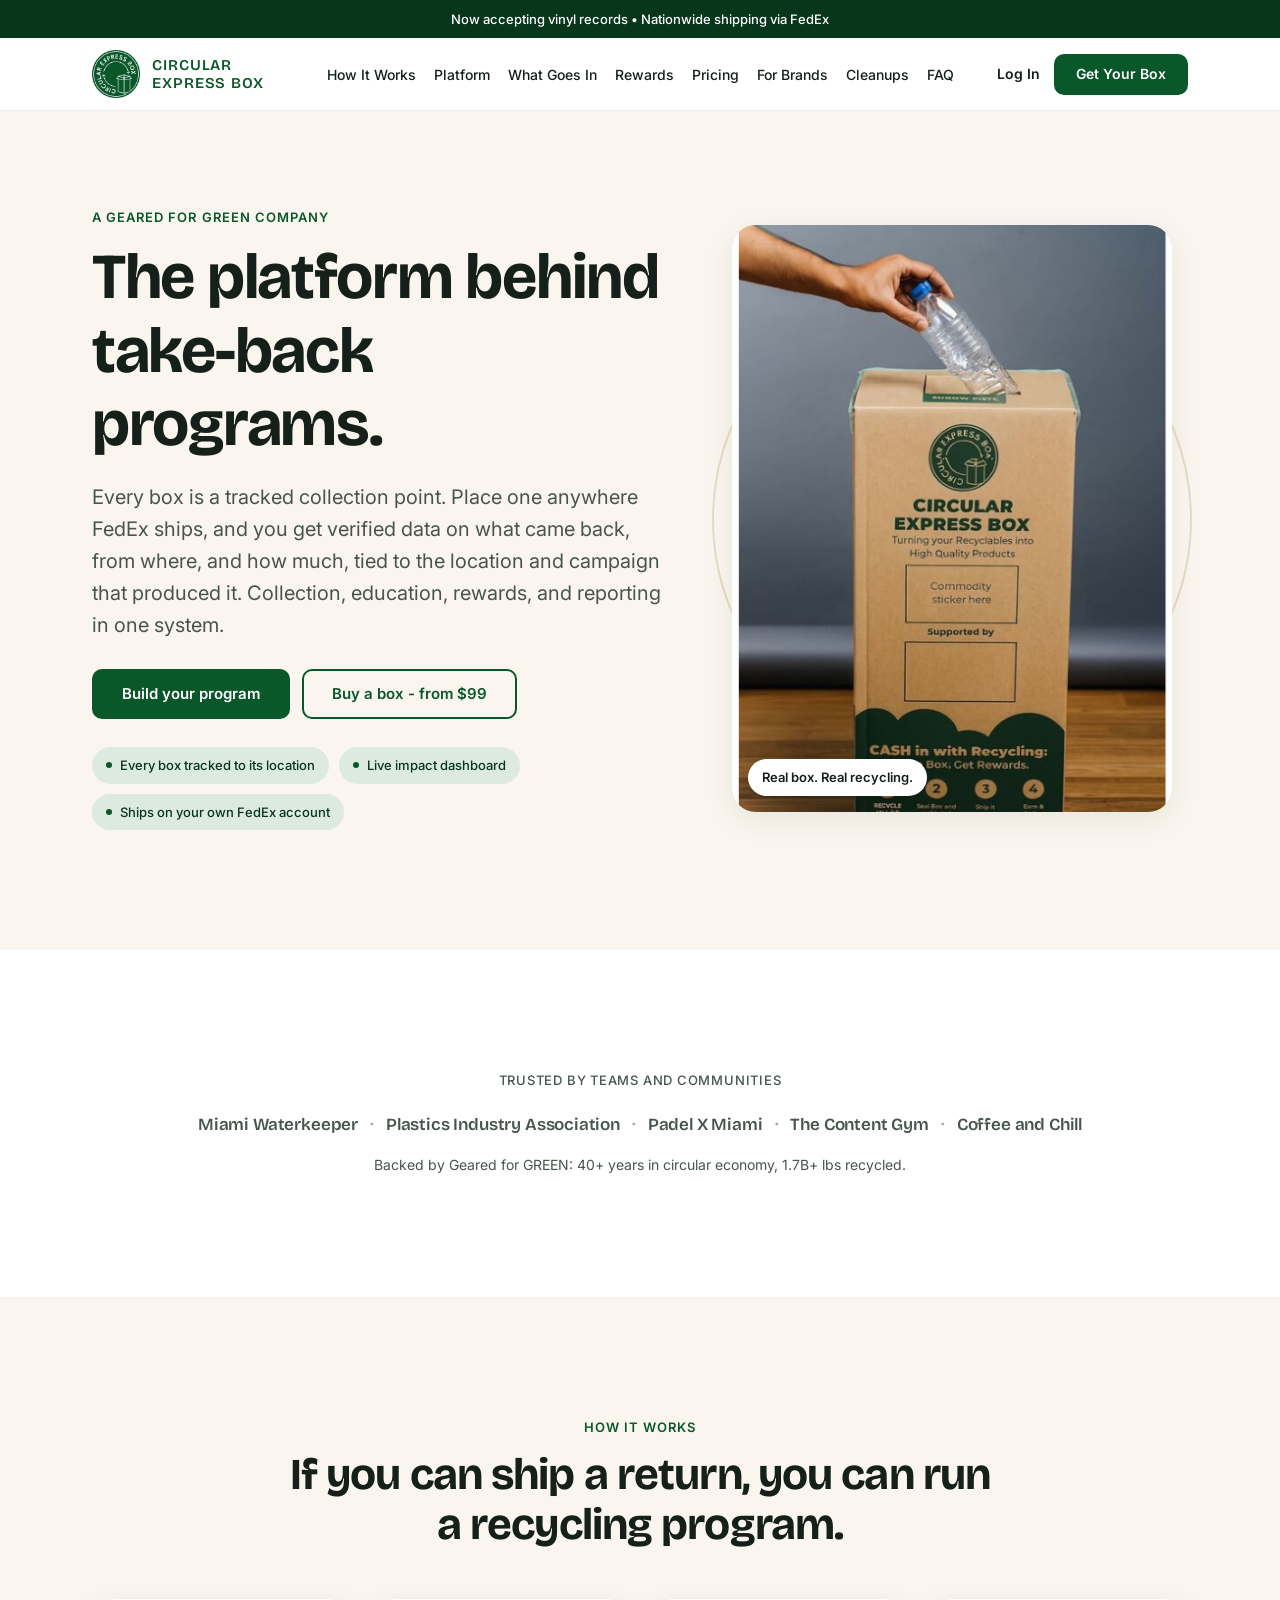
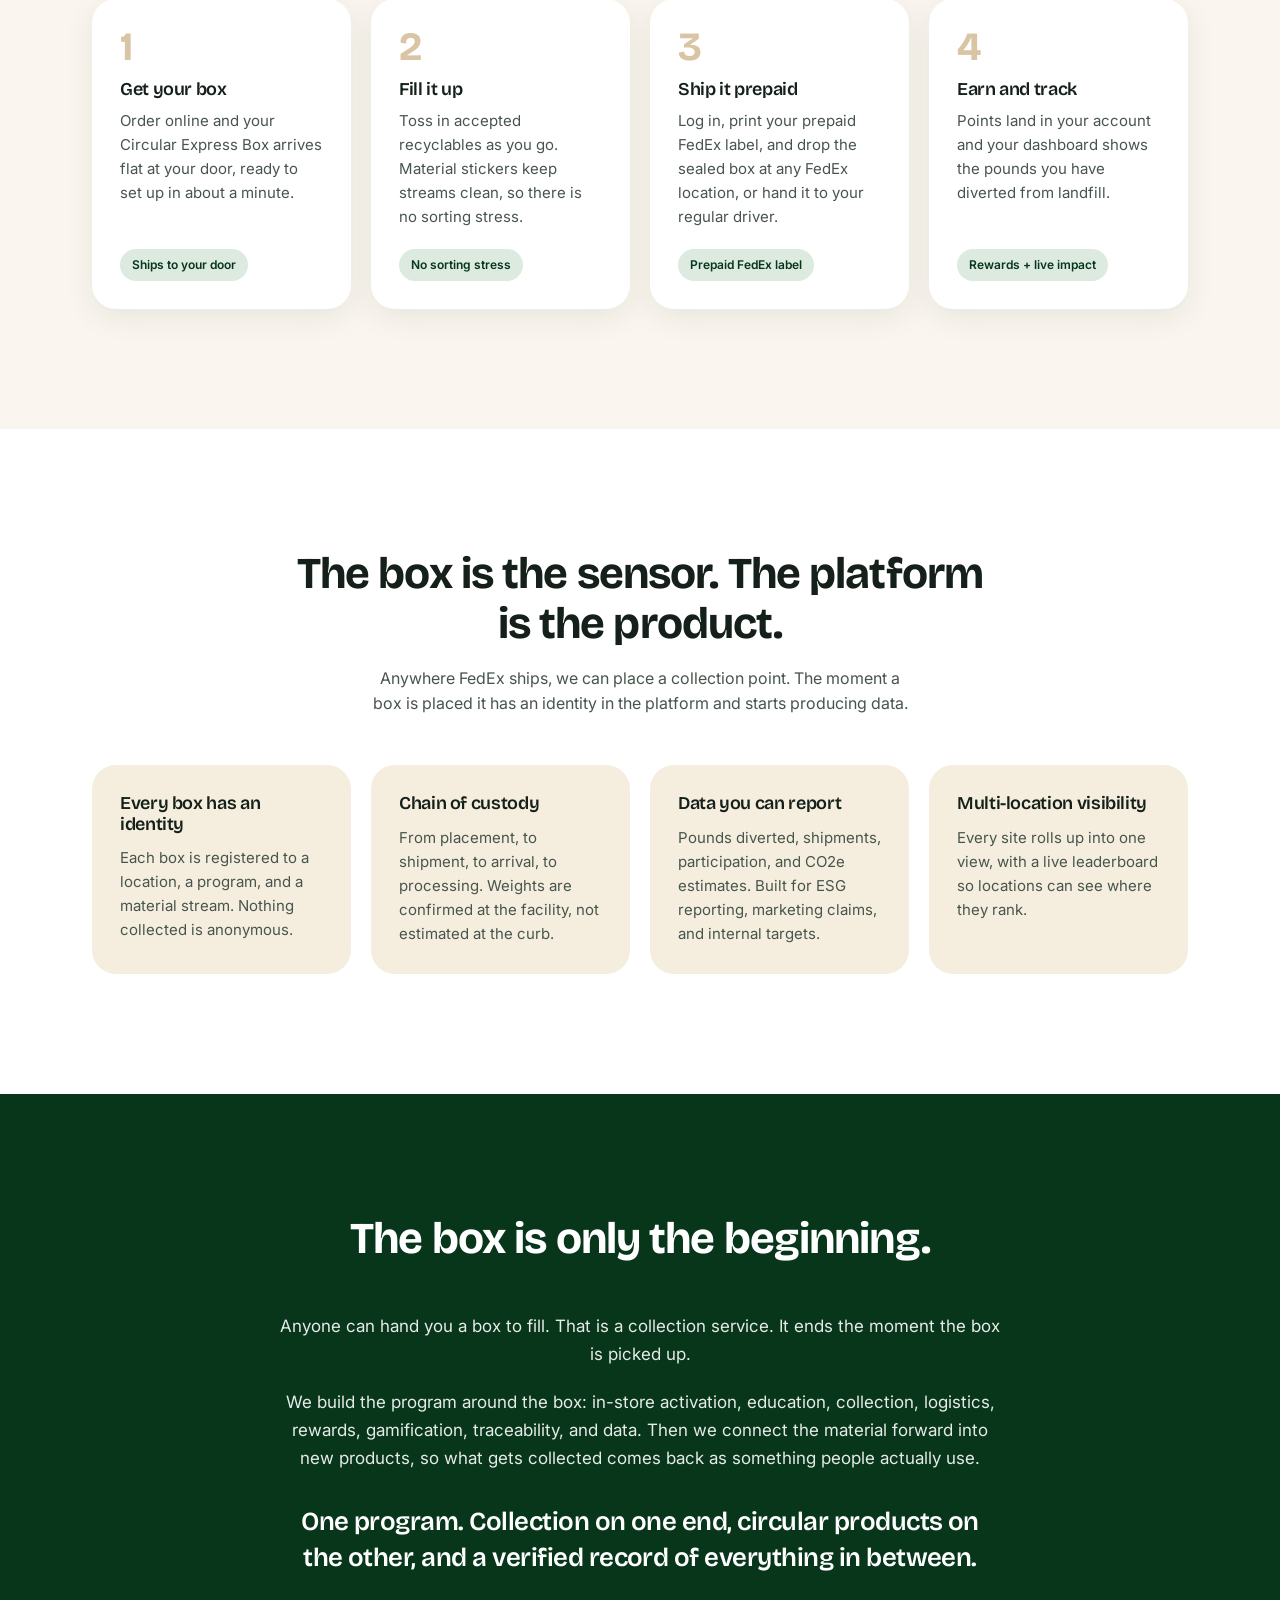
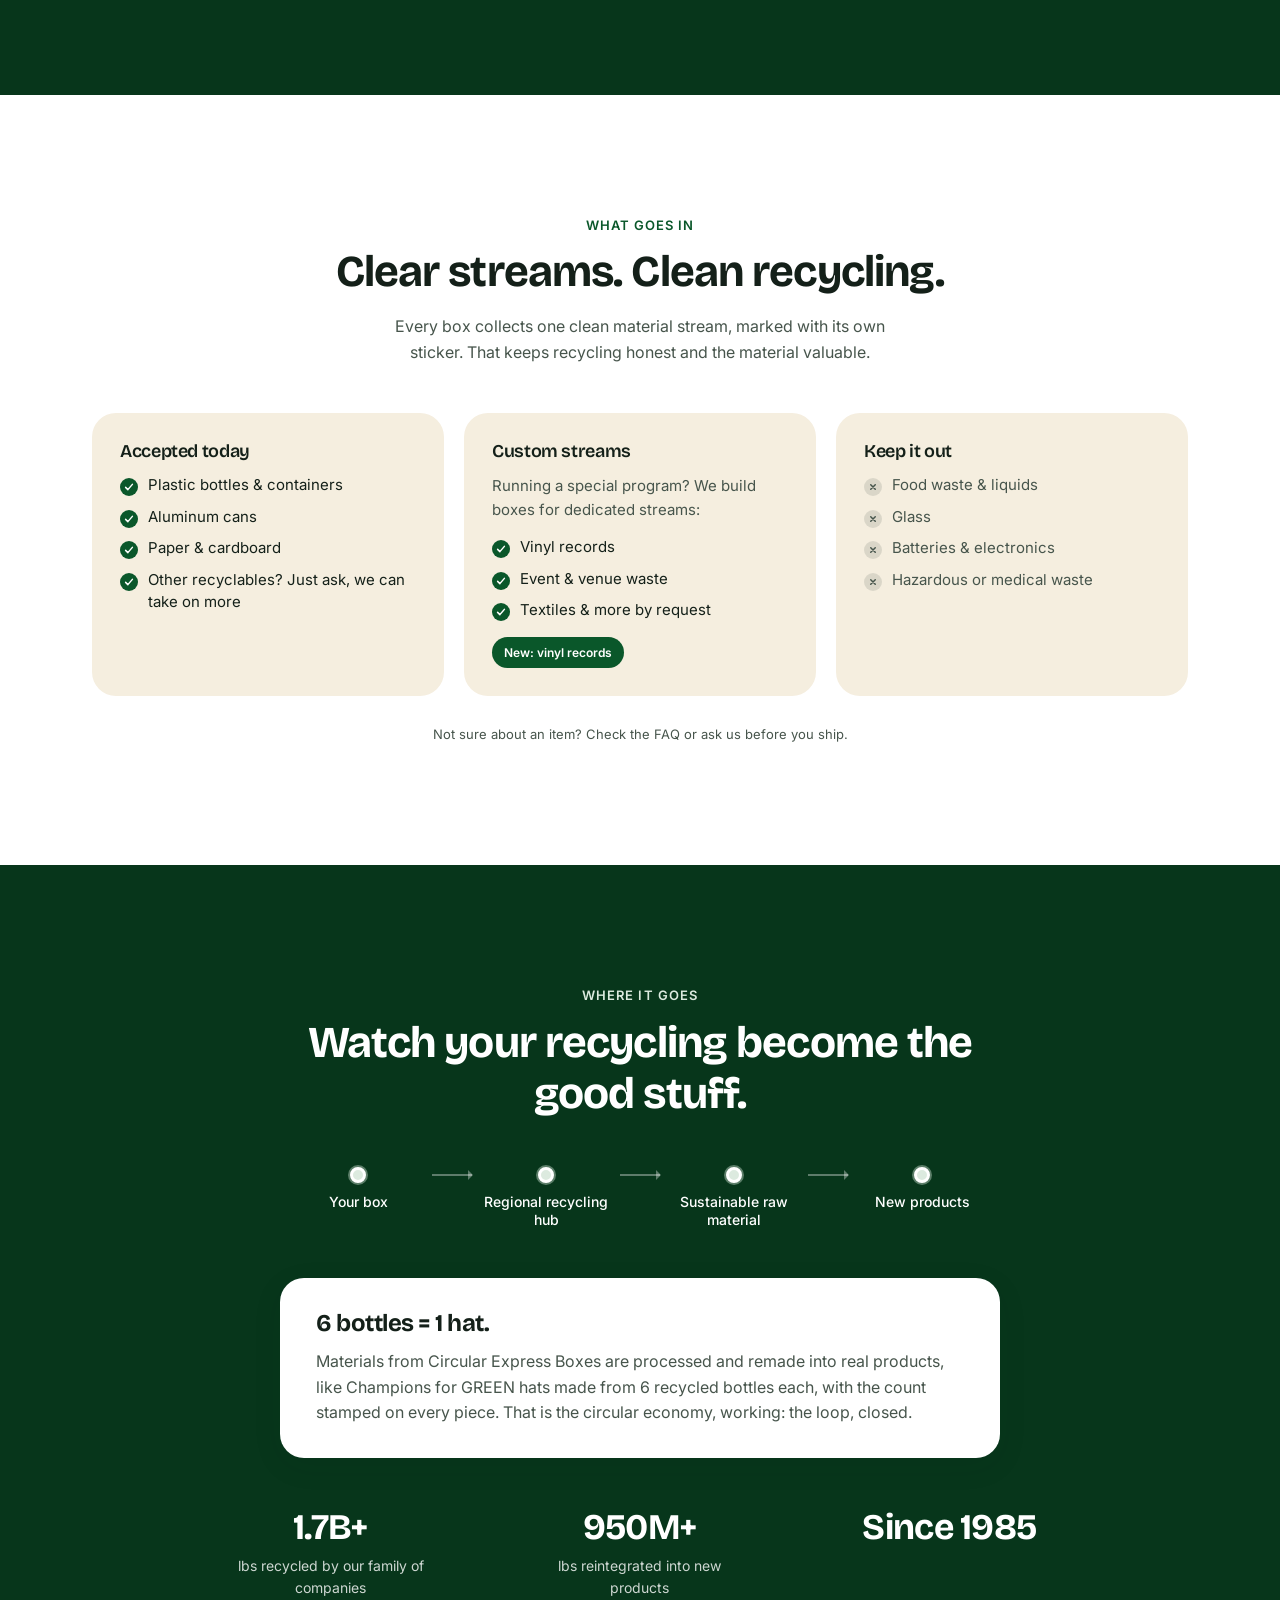
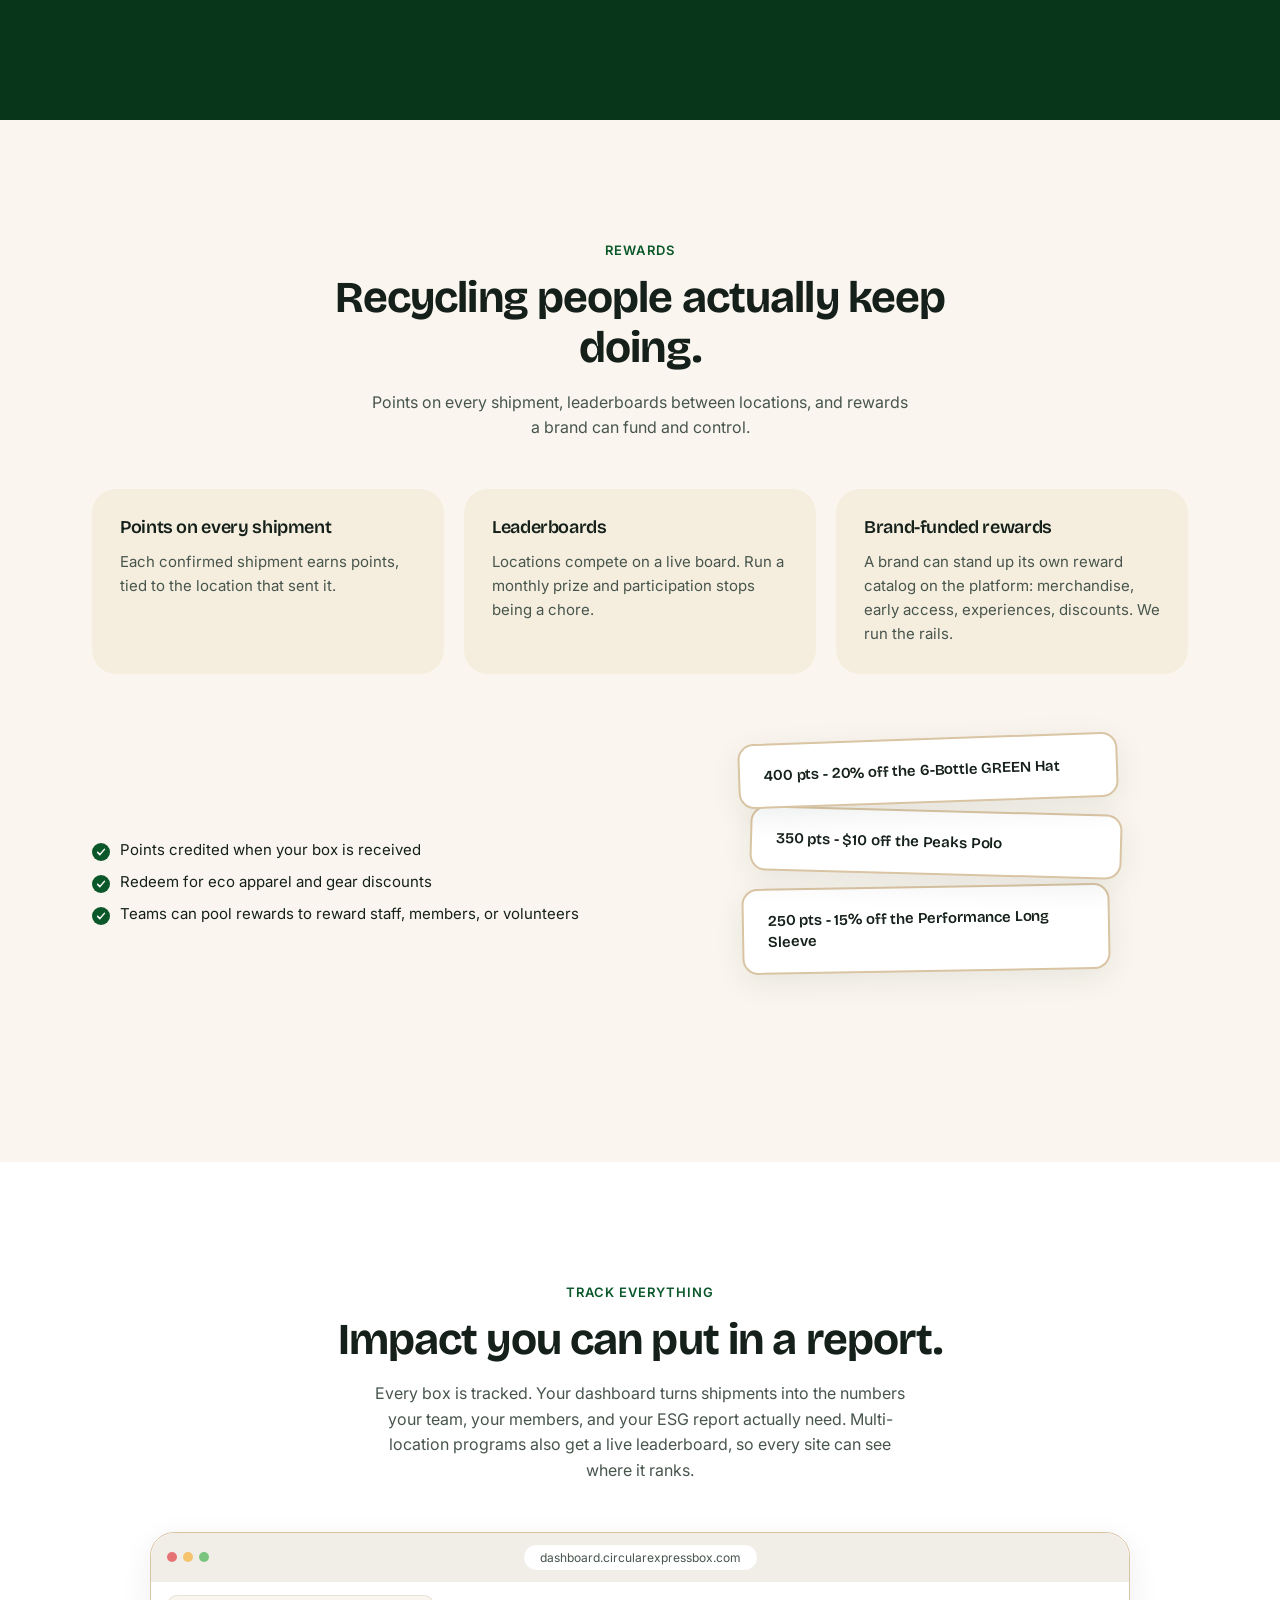
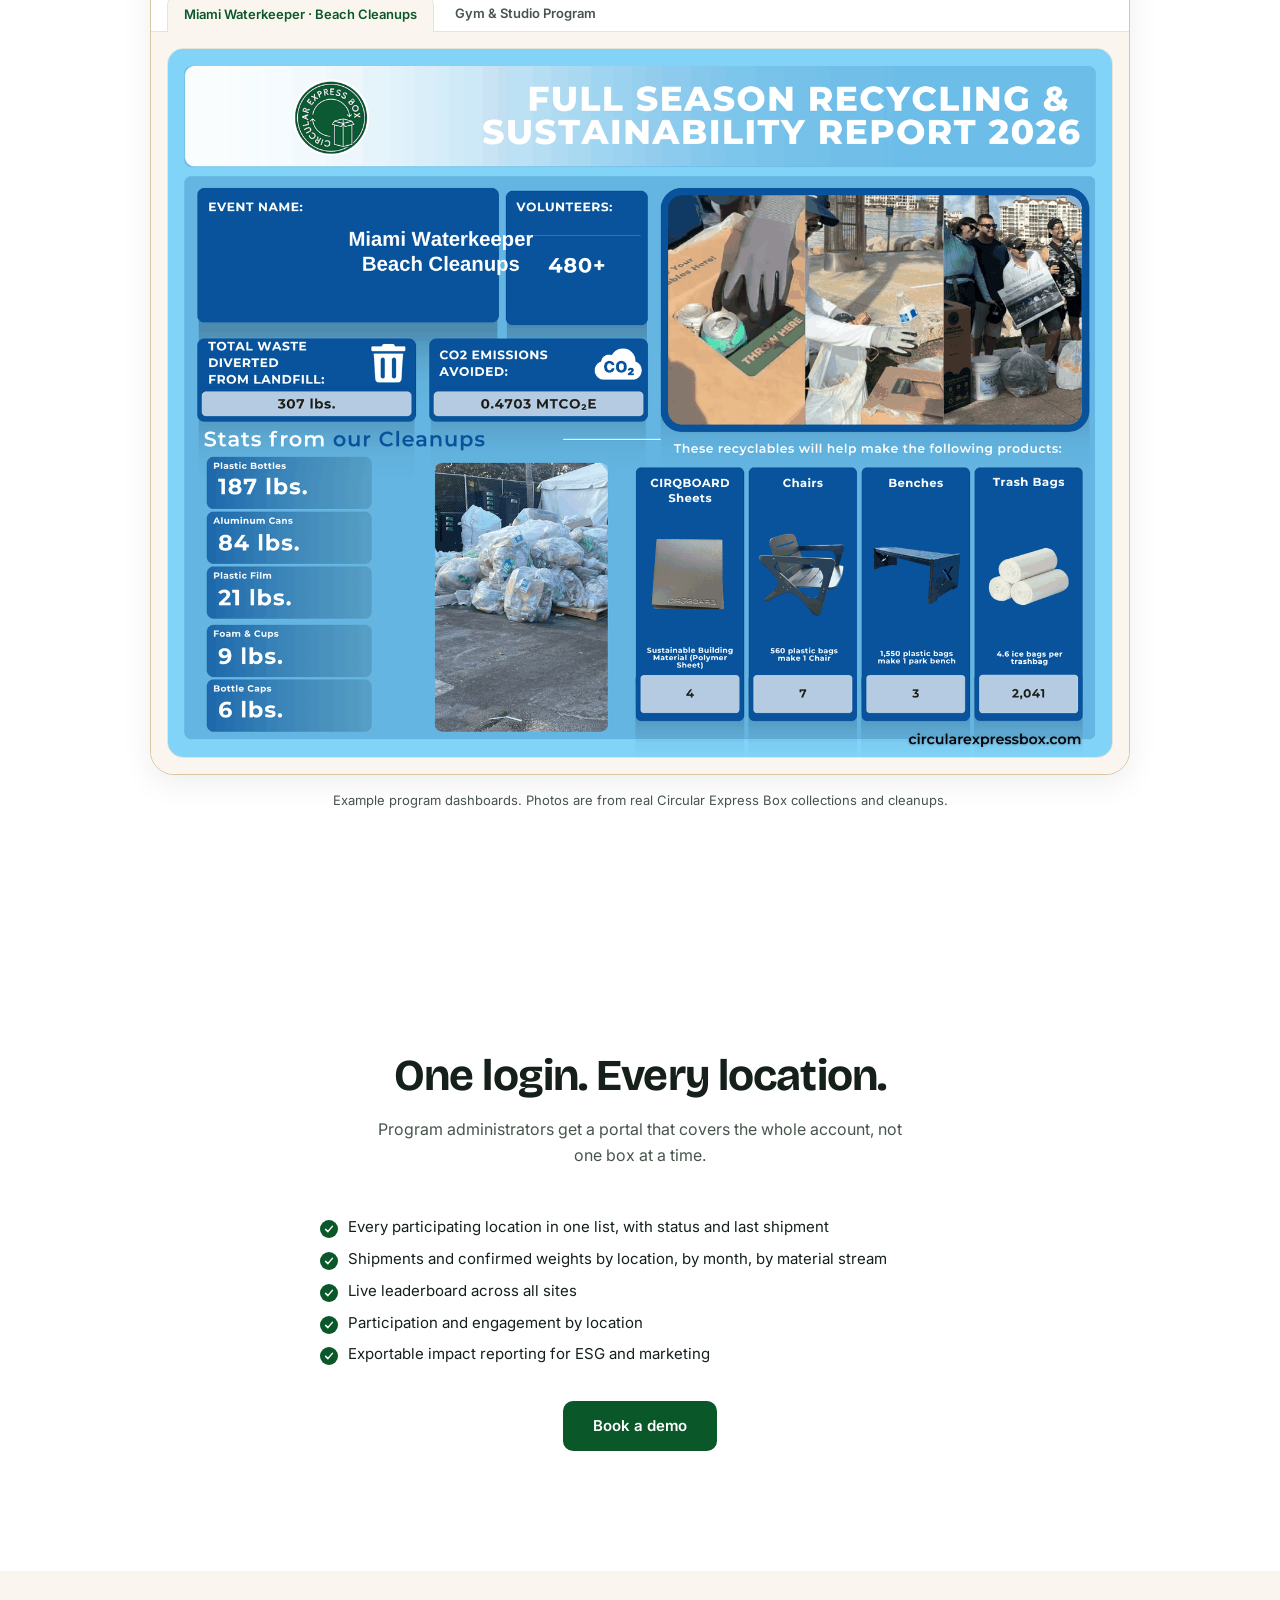
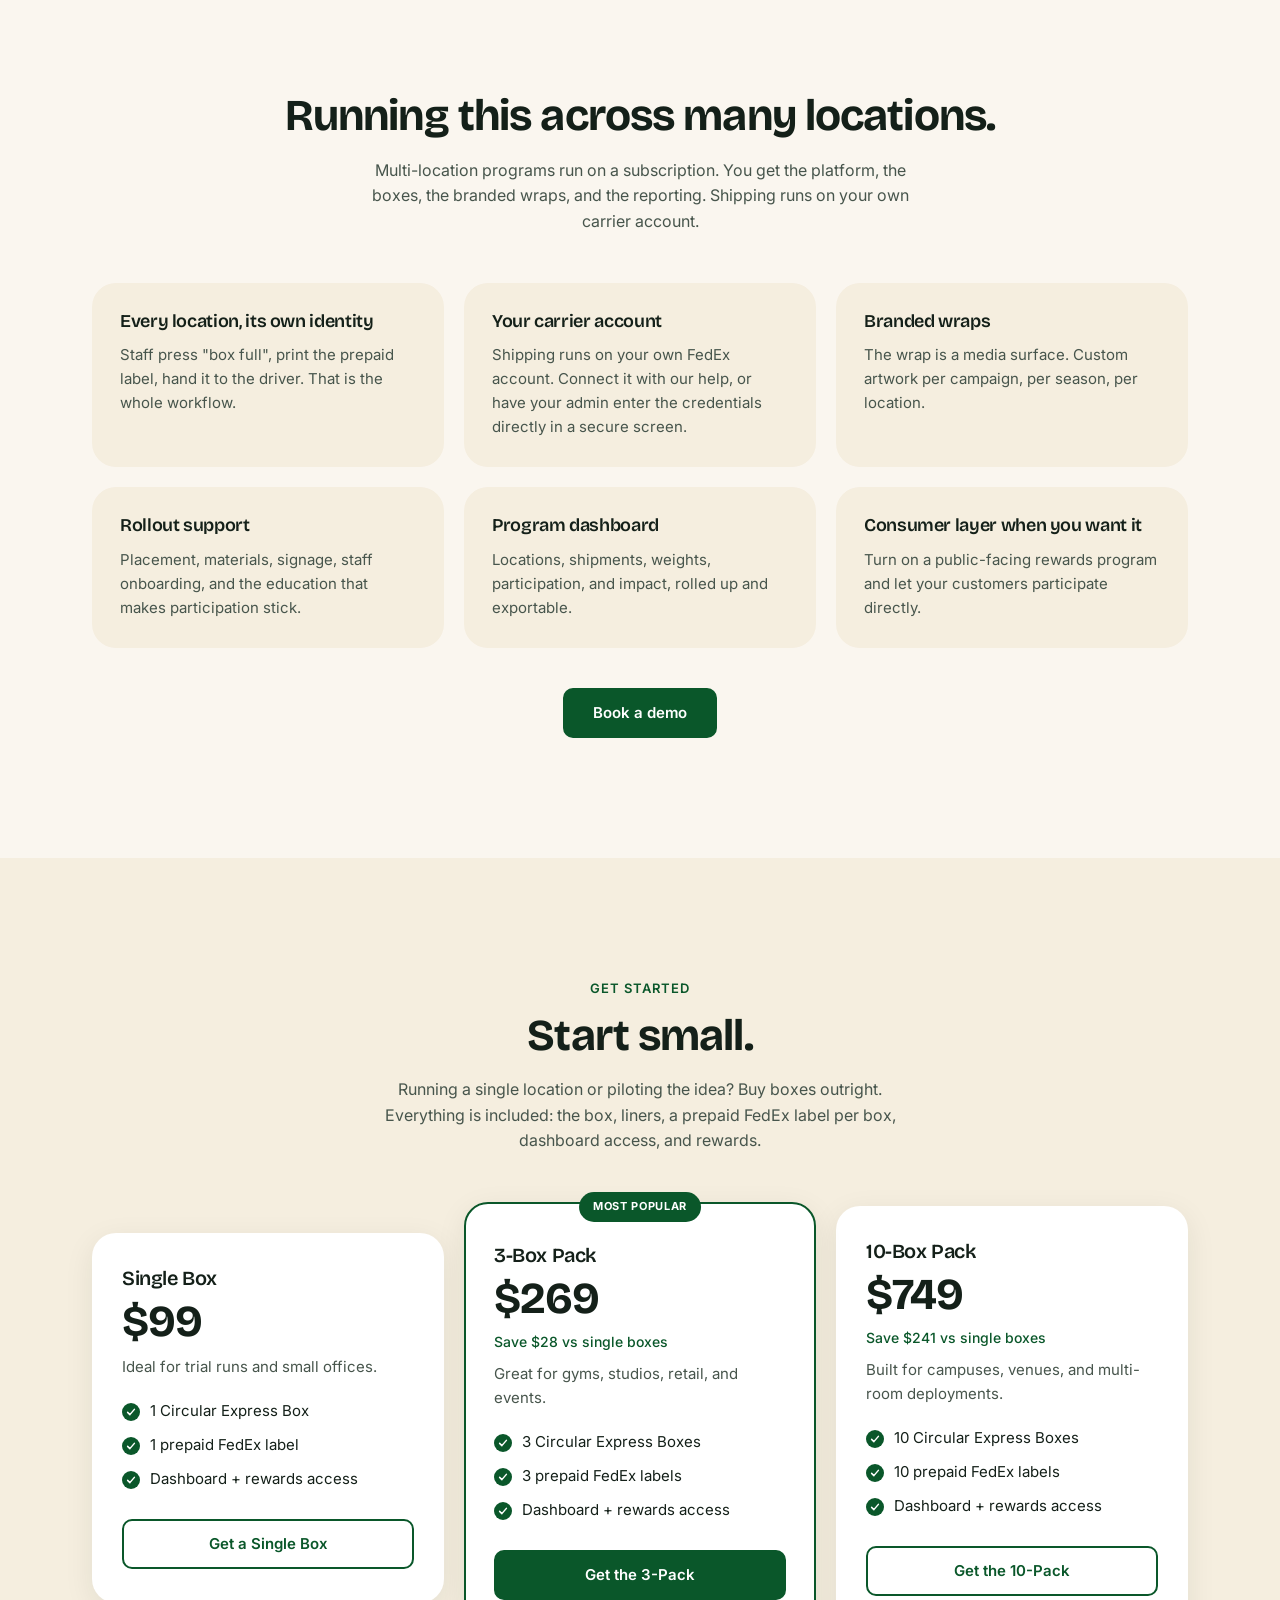
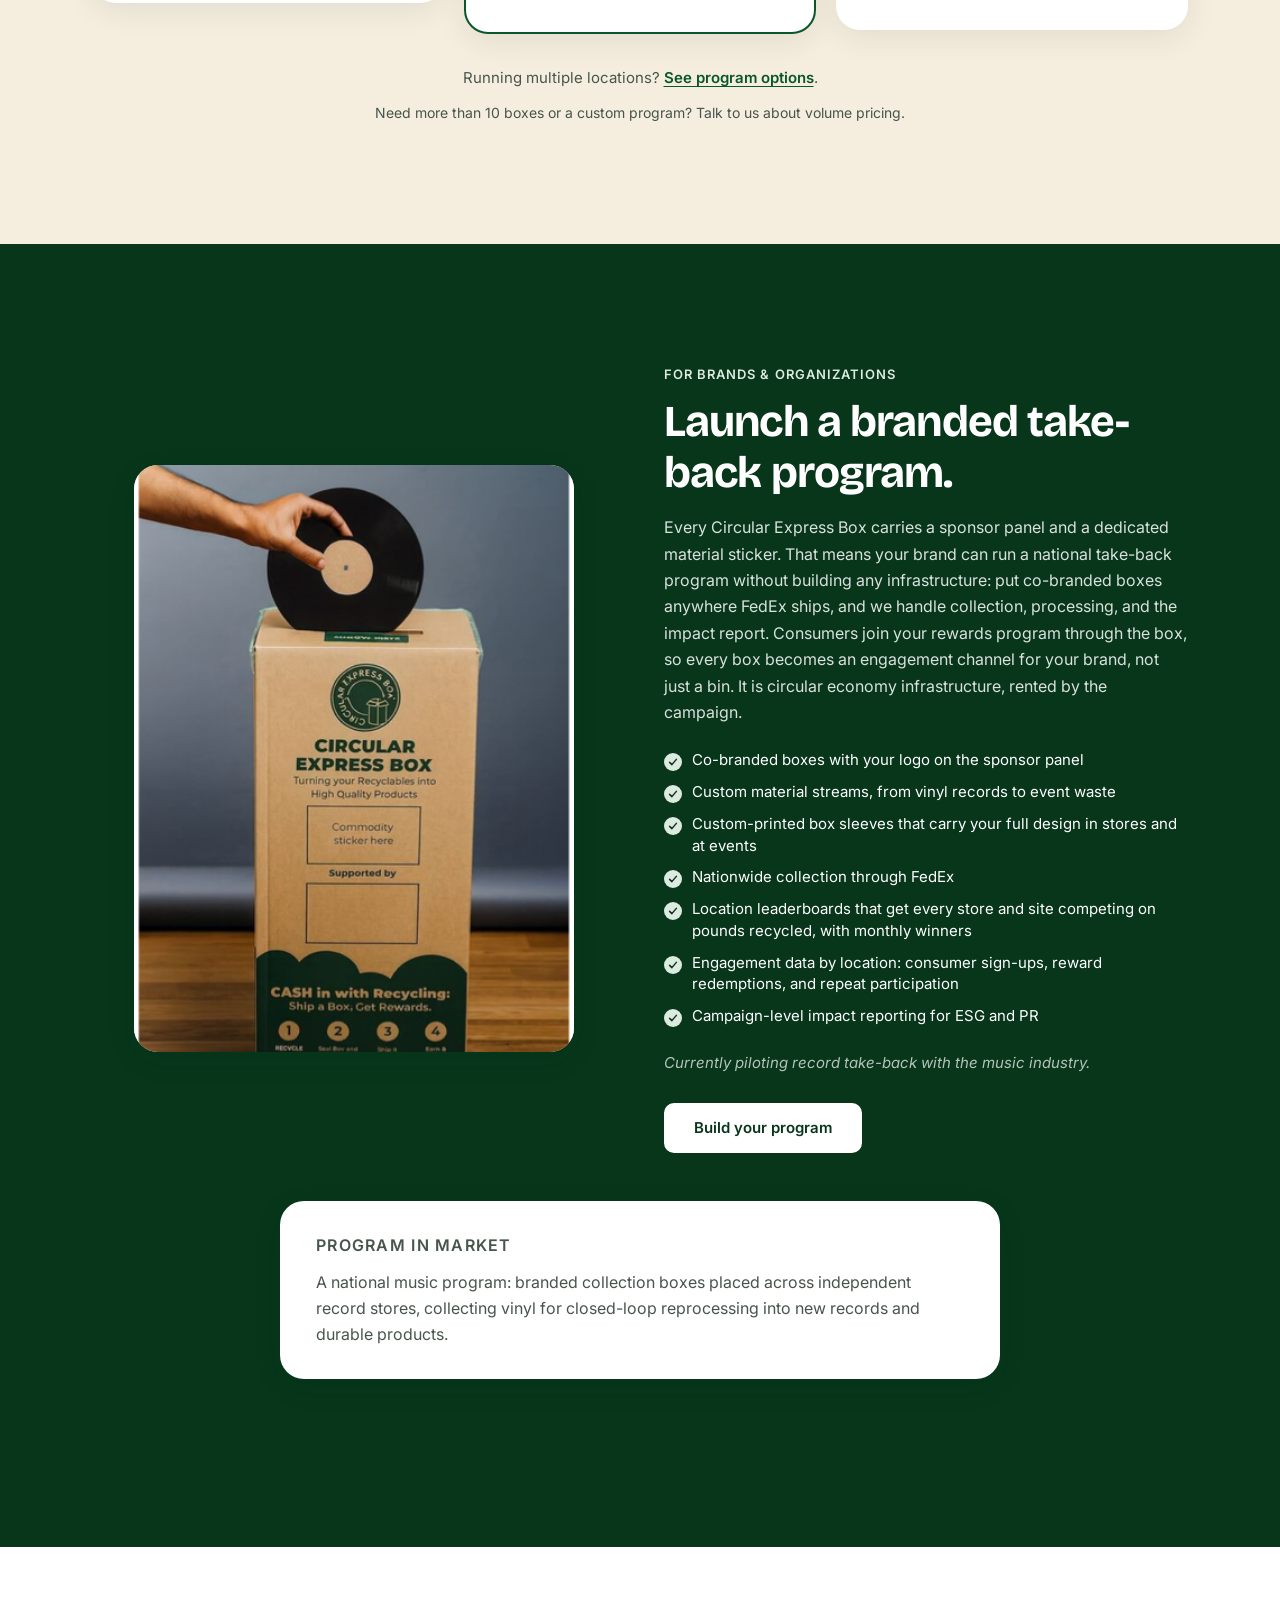
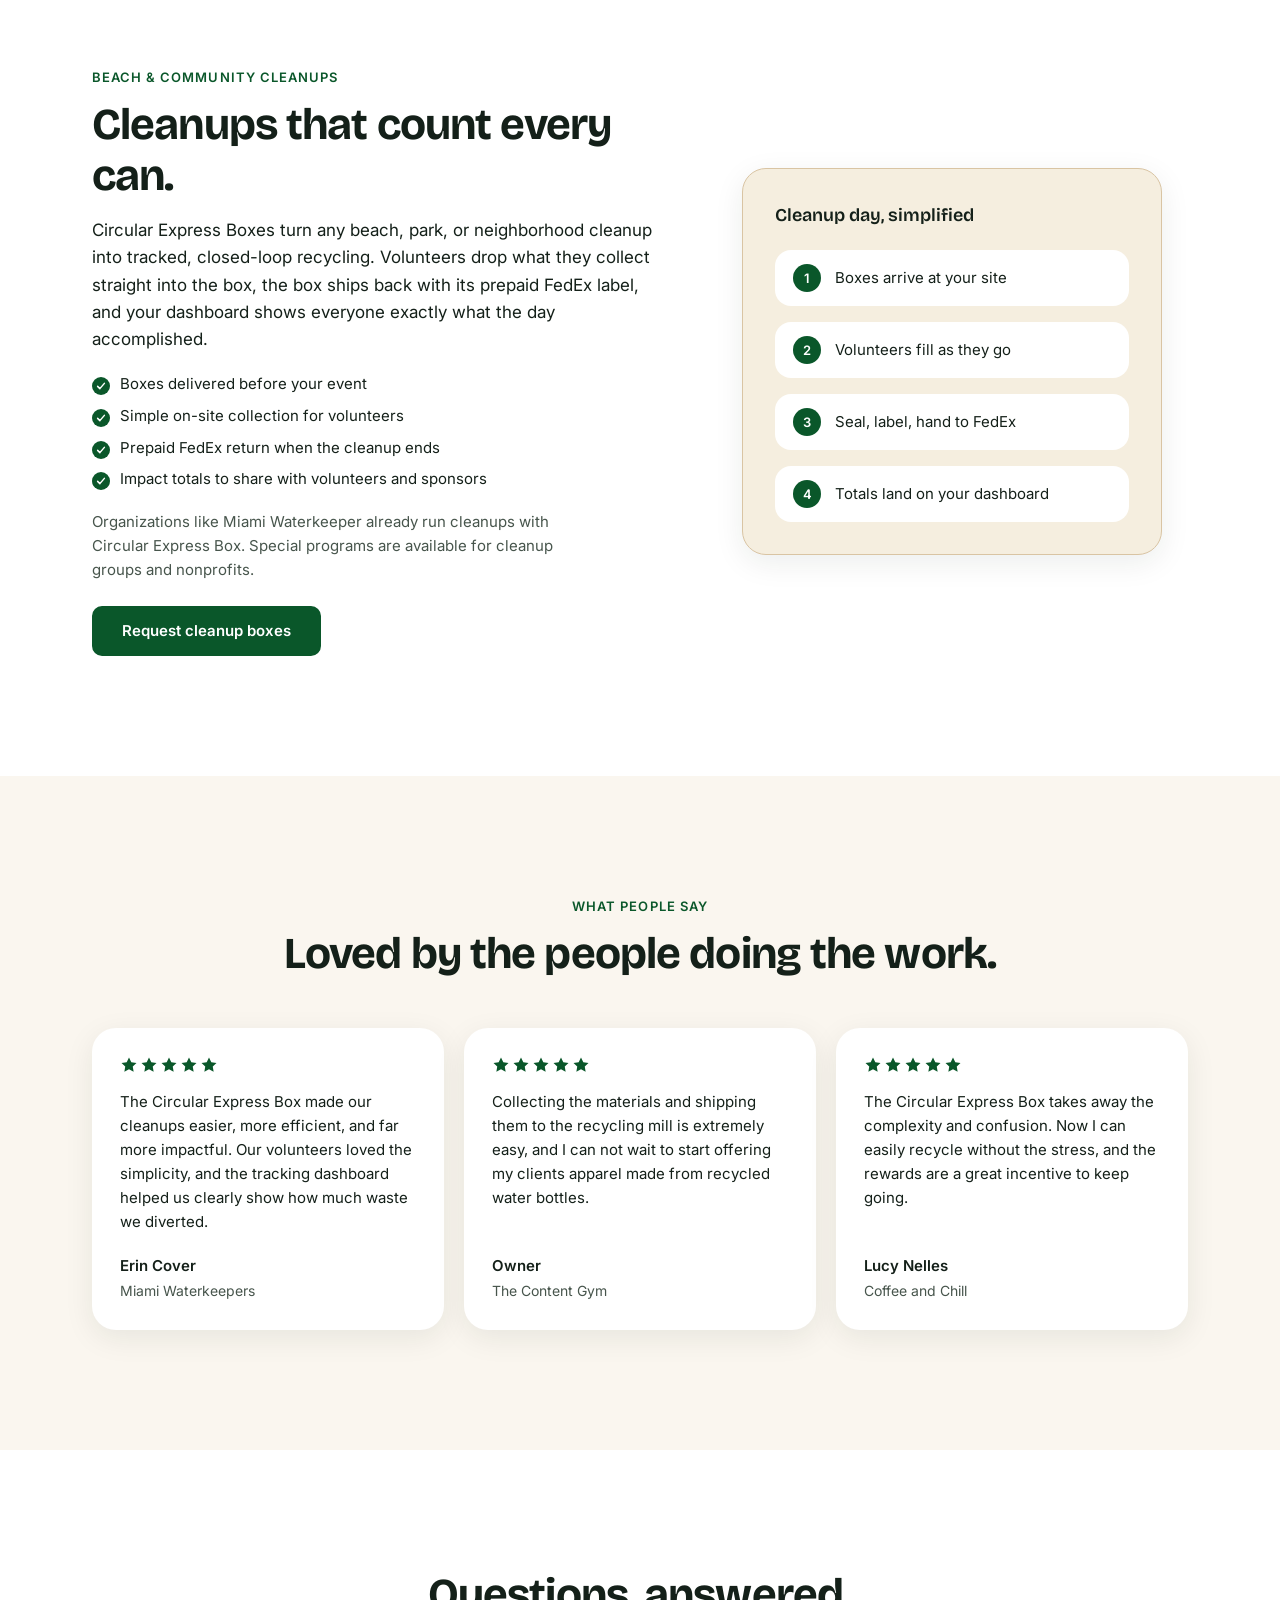
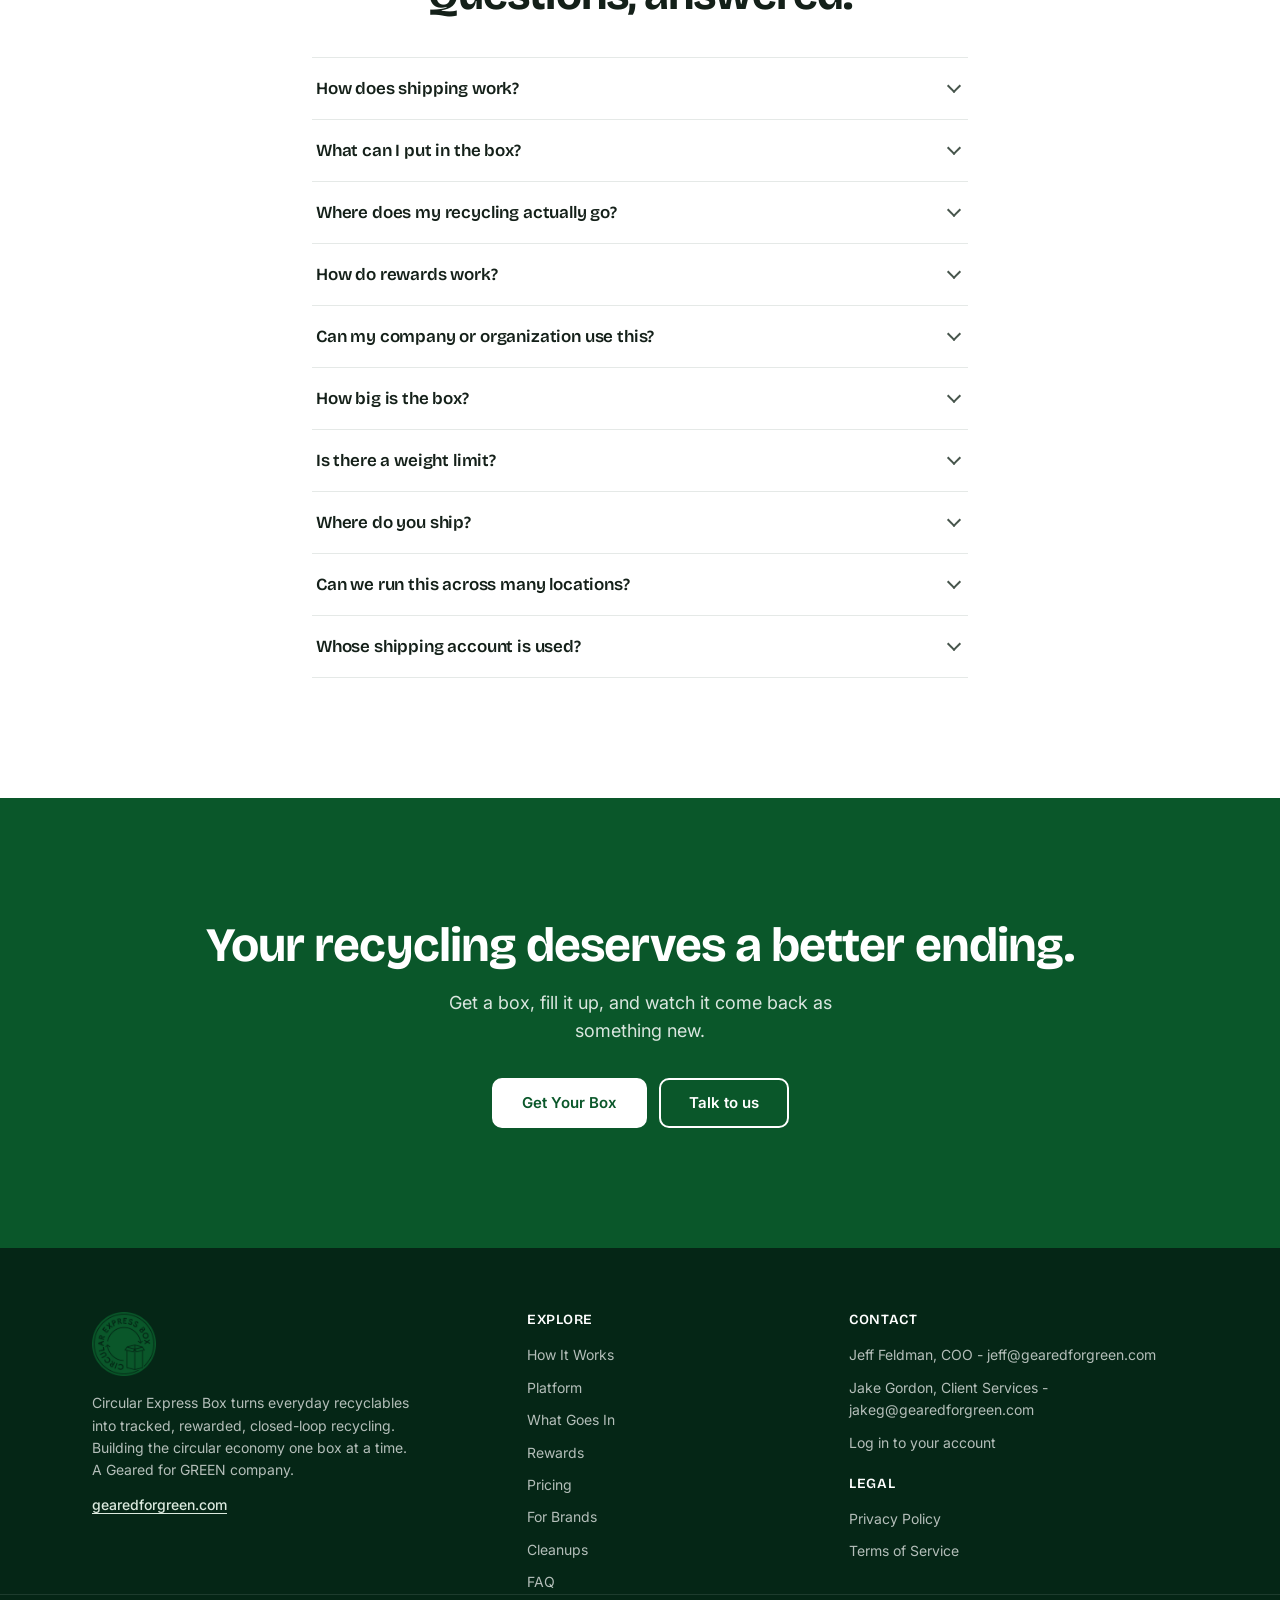
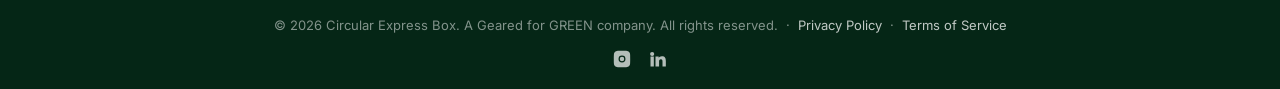
<file: index.html>
<!DOCTYPE html>
<html lang="en">
<head>
  <meta charset="UTF-8">
  <meta name="viewport" content="width=device-width, initial-scale=1.0">
  <title>Circular Express Box | Recycling Program in a Box</title>
  <meta name="description" content="Fill it with bottles, cans, paper, and more. Ship it back with prepaid FedEx. Track every pound and earn rewards for recycling right.">
  <link rel="preconnect" href="https://fonts.googleapis.com">
  <link rel="preconnect" href="https://fonts.gstatic.com" crossorigin>
  <link href="https://fonts.googleapis.com/css2?family=Bricolage+Grotesque:opsz,wght@12..96,500;12..96,600;12..96,700&family=Inter:wght@400;500;600&display=swap" rel="stylesheet">
  <link rel="stylesheet" href="css/styles.css">
</head>
<body>
  <!-- 1. Announcement bar -->
  <div class="announcement-bar" role="region" aria-label="Announcement">
    Now accepting vinyl records • Nationwide shipping via FedEx
  </div>

  <!-- 2. Sticky nav -->
  <header class="site-header" id="site-header">
    <nav class="nav container" aria-label="Primary">
      <a href="index.html" class="nav-brand" aria-label="Circular Express Box home">
        <img src="assets/ceb-logo.png" alt="Circular Express Box logo" width="48" height="48" class="nav-logo">
        <span class="nav-wordmark">CIRCULAR EXPRESS BOX</span>
      </a>

      <ul class="nav-links">
        <li><a href="#how-it-works">How It Works</a></li>
        <li><a href="#platform">Platform</a></li>
        <li><a href="#materials">What Goes In</a></li>
        <li><a href="#rewards">Rewards</a></li>
        <li><a href="#pricing">Pricing</a></li>
        <li><a href="#brands">For Brands</a></li>
        <li><a href="#cleanups">Cleanups</a></li>
        <li><a href="#faq">FAQ</a></li>
      </ul>

      <div class="nav-actions">
        <a href="https://circularexpressbox.com" class="nav-login">Log In</a>
        <a href="#pricing" class="btn btn-primary btn-nav">Get Your Box</a>
        <button type="button" class="nav-toggle" id="nav-toggle" aria-label="Open menu" aria-expanded="false" aria-controls="mobile-menu">
          <span class="nav-toggle-bar"></span>
          <span class="nav-toggle-bar"></span>
          <span class="nav-toggle-bar"></span>
        </button>
      </div>
    </nav>

    <div class="mobile-menu" id="mobile-menu" hidden>
      <div class="mobile-menu-inner">
        <button type="button" class="mobile-menu-close" id="mobile-menu-close" aria-label="Close menu">&times;</button>
        <ul class="mobile-menu-links">
          <li><a href="#how-it-works">How It Works</a></li>
          <li><a href="#platform">Platform</a></li>
          <li><a href="#materials">What Goes In</a></li>
          <li><a href="#rewards">Rewards</a></li>
          <li><a href="#pricing">Pricing</a></li>
          <li><a href="#brands">For Brands</a></li>
          <li><a href="#cleanups">Cleanups</a></li>
          <li><a href="#faq">FAQ</a></li>
          <li><a href="https://circularexpressbox.com">Log In</a></li>
          <li><a href="#pricing" class="btn btn-primary">Get Your Box</a></li>
        </ul>
      </div>
    </div>
  </header>

  <main>
    <!-- 3. HERO -->
    <section class="hero section-cream" aria-labelledby="hero-heading">
      <div class="container hero-grid">
        <div class="hero-content reveal">
          <p class="eyebrow">A GEARED FOR GREEN COMPANY</p>
          <h1 id="hero-heading">The platform behind take-back programs.</h1>
          <p class="hero-sub">Every box is a tracked collection point. Place one anywhere FedEx ships, and you get verified data on what came back, from where, and how much, tied to the location and campaign that produced it. Collection, education, rewards, and reporting in one system.</p>
          <div class="hero-buttons">
            <a href="#platform" class="btn btn-primary">Build your program</a>
            <a href="#pricing" class="btn btn-secondary">Buy a box - from $99</a>
          </div>
          <div class="trust-chips">
            <span class="trust-chip"><span class="chip-dot" aria-hidden="true"></span>Every box tracked to its location</span>
            <span class="trust-chip"><span class="chip-dot" aria-hidden="true"></span>Live impact dashboard</span>
            <span class="trust-chip"><span class="chip-dot" aria-hidden="true"></span>Ships on your own FedEx account</span>
          </div>
        </div>
        <div class="hero-visual reveal">
          <div class="hero-circle" aria-hidden="true"></div>
          <div class="photo-card photo-swap" id="hero-swap">
            <img
              src="assets/photo-bottle-drop.png"
              alt="Dropping a plastic bottle into a Circular Express Box"
              width="1920"
              height="1080"
              class="photo-card-img photo-swap-img is-active"
              data-swap-label="Plastic bottles"
            >
            <img
              src="assets/photo-vinyl-drop.png"
              alt=""
              aria-hidden="true"
              width="1920"
              height="1080"
              class="photo-card-img photo-swap-img"
              data-swap-label="Vinyl records"
            >
            <span class="photo-overlay-chip">Real box. Real recycling.</span>
          </div>
        </div>
      </div>
    </section>

    <!-- 4. Trusted-by strip -->
    <section class="trusted-by section-white" aria-label="Trusted by">
      <div class="container">
        <p class="trusted-label">TRUSTED BY TEAMS AND COMMUNITIES</p>
        <div class="trusted-badges">
          <span>Miami Waterkeeper</span>
          <span class="trusted-sep" aria-hidden="true">·</span>
          <span>Plastics Industry Association</span>
          <span class="trusted-sep" aria-hidden="true">·</span>
          <span>Padel X Miami</span>
          <span class="trusted-sep" aria-hidden="true">·</span>
          <span>The Content Gym</span>
          <span class="trusted-sep" aria-hidden="true">·</span>
          <span>Coffee and Chill</span>
        </div>
        <p class="trusted-note">Backed by Geared for GREEN: 40+ years in circular economy, 1.7B+ lbs recycled.</p>
      </div>
    </section>

    <!-- 5. HOW IT WORKS -->
    <section class="how-it-works section-cream" id="how-it-works" aria-labelledby="how-heading">
      <div class="container">
        <header class="section-header reveal">
          <p class="eyebrow">HOW IT WORKS</p>
          <h2 id="how-heading">If you can ship a return, you can run a recycling program.</h2>
        </header>
        <div class="steps-grid">
          <article class="step-card reveal">
            <span class="step-number" aria-hidden="true">1</span>
            <h3>Get your box</h3>
            <p>Order online and your Circular Express Box arrives flat at your door, ready to set up in about a minute.</p>
            <span class="badge-chip">Ships to your door</span>
          </article>
          <article class="step-card reveal">
            <span class="step-number" aria-hidden="true">2</span>
            <h3>Fill it up</h3>
            <p>Toss in accepted recyclables as you go. Material stickers keep streams clean, so there is no sorting stress.</p>
            <span class="badge-chip">No sorting stress</span>
          </article>
          <article class="step-card reveal">
            <span class="step-number" aria-hidden="true">3</span>
            <h3>Ship it prepaid</h3>
            <p>Log in, print your prepaid FedEx label, and drop the sealed box at any FedEx location, or hand it to your regular driver.</p>
            <span class="badge-chip">Prepaid FedEx label</span>
          </article>
          <article class="step-card reveal">
            <span class="step-number" aria-hidden="true">4</span>
            <h3>Earn and track</h3>
            <p>Points land in your account and your dashboard shows the pounds you have diverted from landfill.</p>
            <span class="badge-chip">Rewards + live impact</span>
          </article>
        </div>
      </div>
    </section>

    <!-- 5b. THE PLATFORM -->
    <section class="platform section-white" id="platform" aria-labelledby="platform-heading">
      <div class="container">
        <header class="section-header reveal">
          <h2 id="platform-heading">The box is the sensor. The platform is the product.</h2>
          <p class="section-sub">Anywhere FedEx ships, we can place a collection point. The moment a box is placed it has an identity in the platform and starts producing data.</p>
        </header>
        <div class="materials-grid platform-grid">
          <article class="material-card reveal">
            <h3>Every box has an identity</h3>
            <p class="material-intro">Each box is registered to a location, a program, and a material stream. Nothing collected is anonymous.</p>
          </article>
          <article class="material-card reveal">
            <h3>Chain of custody</h3>
            <p class="material-intro">From placement, to shipment, to arrival, to processing. Weights are confirmed at the facility, not estimated at the curb.</p>
          </article>
          <article class="material-card reveal">
            <h3>Data you can report</h3>
            <p class="material-intro">Pounds diverted, shipments, participation, and CO2e estimates. Built for ESG reporting, marketing claims, and internal targets.</p>
          </article>
          <article class="material-card reveal">
            <h3>Multi-location visibility</h3>
            <p class="material-intro">Every site rolls up into one view, with a live leaderboard so locations can see where they rank.</p>
          </article>
        </div>
      </div>
    </section>

    <!-- 5c. THE BOX IS ONLY THE BEGINNING -->
    <section class="beginning section-green-dark" id="beginning" aria-labelledby="beginning-heading">
      <div class="container">
        <header class="section-header reveal">
          <h2 id="beginning-heading" class="text-white">The box is only the beginning.</h2>
        </header>
        <div class="beginning-body reveal">
          <p class="beginning-lead">Anyone can hand you a box to fill. That is a collection service. It ends the moment the box is picked up.</p>
          <p class="beginning-lead">We build the program around the box: in-store activation, education, collection, logistics, rewards, gamification, traceability, and data. Then we connect the material forward into new products, so what gets collected comes back as something people actually use.</p>
          <p class="beginning-close">One program. Collection on one end, circular products on the other, and a verified record of everything in between.</p>
        </div>
      </div>
    </section>

    <!-- 6. WHAT GOES IN -->
    <section class="materials section-white" id="materials" aria-labelledby="materials-heading">
      <div class="container">
        <header class="section-header reveal">
          <p class="eyebrow">WHAT GOES IN</p>
          <h2 id="materials-heading">Clear streams. Clean recycling.</h2>
          <p class="section-sub">Every box collects one clean material stream, marked with its own sticker. That keeps recycling honest and the material valuable.</p>
        </header>
        <div class="materials-grid">
          <article class="material-card reveal">
            <h3>Accepted today</h3>
            <ul class="check-list">
              <li>Plastic bottles &amp; containers</li>
              <li>Aluminum cans</li>
              <li>Paper &amp; cardboard</li>
              <li>Other recyclables? Just ask, we can take on more</li>
            </ul>
          </article>
          <article class="material-card reveal">
            <h3>Custom streams</h3>
            <p class="material-intro">Running a special program? We build boxes for dedicated streams:</p>
            <ul class="check-list">
              <li>Vinyl records</li>
              <li>Event &amp; venue waste</li>
              <li>Textiles &amp; more by request</li>
            </ul>
            <span class="badge-chip badge-chip-green">New: vinyl records</span>
          </article>
          <article class="material-card reveal">
            <h3>Keep it out</h3>
            <ul class="x-list">
              <li>Food waste &amp; liquids</li>
              <li>Glass</li>
              <li>Batteries &amp; electronics</li>
              <li>Hazardous or medical waste</li>
            </ul>
          </article>
        </div>
        <p class="materials-footnote">Not sure about an item? Check the FAQ or ask us before you ship.</p>
      </div>
    </section>

    <!-- 7. WHERE IT GOES / CLOSED LOOP -->
    <section class="impact section-green-dark" id="impact" aria-labelledby="impact-heading">
      <div class="container">
        <header class="section-header reveal">
          <p class="eyebrow eyebrow-light">WHERE IT GOES</p>
          <h2 id="impact-heading" class="text-white">Watch your recycling become the good stuff.</h2>
        </header>
        <div class="journey-row reveal" aria-label="Recycling journey">
          <div class="journey-node">
            <span class="journey-dot" aria-hidden="true"></span>
            <span class="journey-label">Your box</span>
          </div>
          <span class="journey-arrow" aria-hidden="true"></span>
          <div class="journey-node">
            <span class="journey-dot" aria-hidden="true"></span>
            <span class="journey-label">Regional recycling hub</span>
          </div>
          <span class="journey-arrow" aria-hidden="true"></span>
          <div class="journey-node">
            <span class="journey-dot" aria-hidden="true"></span>
            <span class="journey-label">Sustainable raw material</span>
          </div>
          <span class="journey-arrow" aria-hidden="true"></span>
          <div class="journey-node">
            <span class="journey-dot" aria-hidden="true"></span>
            <span class="journey-label">New products</span>
          </div>
        </div>
        <div class="highlight-card reveal">
          <h3>6 bottles = 1 hat.</h3>
          <p>Materials from Circular Express Boxes are processed and remade into real products, like Champions for GREEN hats made from 6 recycled bottles each, with the count stamped on every piece. That is the circular economy, working: the loop, closed.</p>
        </div>
        <div class="stat-row reveal">
          <div class="stat-item">
            <p class="stat-number">1.7B+</p>
            <p class="stat-desc">lbs recycled by our family of companies</p>
          </div>
          <div class="stat-item">
            <p class="stat-number">950M+</p>
            <p class="stat-desc">lbs reintegrated into new products</p>
          </div>
          <div class="stat-item">
            <p class="stat-number">Since 1985</p>
          </div>
        </div>
      </div>
    </section>

    <!-- 8. REWARDS -->
    <section class="rewards section-cream" id="rewards" aria-labelledby="rewards-heading">
      <div class="container">
        <header class="section-header reveal">
          <p class="eyebrow">REWARDS</p>
          <h2 id="rewards-heading">Recycling people actually keep doing.</h2>
          <p class="section-sub">Points on every shipment, leaderboards between locations, and rewards a brand can fund and control.</p>
        </header>
        <div class="materials-grid rewards-cards">
          <article class="material-card reveal">
            <h3>Points on every shipment</h3>
            <p class="material-intro">Each confirmed shipment earns points, tied to the location that sent it.</p>
          </article>
          <article class="material-card reveal">
            <h3>Leaderboards</h3>
            <p class="material-intro">Locations compete on a live board. Run a monthly prize and participation stops being a chore.</p>
          </article>
          <article class="material-card reveal">
            <h3>Brand-funded rewards</h3>
            <p class="material-intro">A brand can stand up its own reward catalog on the platform: merchandise, early access, experiences, discounts. We run the rails.</p>
          </article>
        </div>
        <div class="rewards-grid">
          <div class="rewards-content reveal">
            <ul class="check-list">
              <li>Points credited when your box is received</li>
              <li>Redeem for eco apparel and gear discounts</li>
              <li>Teams can pool rewards to reward staff, members, or volunteers</li>
            </ul>
          </div>
          <div class="rewards-visual reveal" aria-label="Example rewards">
            <div class="ticket-stack">
              <div class="ticket-card ticket-card-1">400 pts - 20% off the 6-Bottle GREEN Hat</div>
              <div class="ticket-card ticket-card-2">350 pts - $10 off the Peaks Polo</div>
              <div class="ticket-card ticket-card-3">250 pts - 15% off the Performance Long Sleeve</div>
            </div>
          </div>
        </div>
      </div>
    </section>

    <!-- 9. DASHBOARD / FOR ORGANIZATIONS PROOF -->
    <section class="dashboard section-white" aria-labelledby="dashboard-heading">
      <div class="container">
        <header class="section-header reveal">
          <p class="eyebrow">TRACK EVERYTHING</p>
          <h2 id="dashboard-heading">Impact you can put in a report.</h2>
          <p class="section-sub">Every box is tracked. Your dashboard turns shipments into the numbers your team, your members, and your ESG report actually need. Multi-location programs also get a live leaderboard, so every site can see where it ranks.</p>
        </header>
        <div class="dash-window reveal">
          <div class="dash-chrome">
            <div class="dash-dots" aria-hidden="true">
              <span class="dash-dot dash-dot-red"></span>
              <span class="dash-dot dash-dot-yellow"></span>
              <span class="dash-dot dash-dot-green"></span>
            </div>
            <div class="dash-url">dashboard.circularexpressbox.com</div>
          </div>
          <div class="dash-tabs" role="tablist" aria-label="Example sustainability dashboards">
            <button type="button" class="dash-tab is-active" id="dash-tab-cleanup" role="tab" aria-selected="true" aria-controls="dash-pane-cleanup">Miami Waterkeeper · Beach Cleanups</button>
            <button type="button" class="dash-tab" id="dash-tab-gym" role="tab" aria-selected="false" aria-controls="dash-pane-gym">Gym & Studio Program</button>
          </div>
          <div class="dash-body dash-body-real" id="dash-pane-cleanup" role="tabpanel" aria-labelledby="dash-tab-cleanup">
            <img
              src="assets/dashboard-cleanup.png"
              alt="Miami Waterkeeper Beach Cleanups full season recycling and sustainability report: 307 lbs diverted from landfill by 480+ volunteers, including 187 lbs of plastic bottles and 84 lbs of aluminum cans, with photos of Circular Express Boxes at real cleanups"
              width="1600"
              height="1200"
              class="dash-real-img"
              loading="lazy"
            >
          </div>
          <div class="dash-body dash-pane-gym" id="dash-pane-gym" role="tabpanel" aria-labelledby="dash-tab-gym" hidden>
            <div class="dash-persona-header">
              <div>
                <h3 class="dash-persona-title dash-persona-title-gym">Facility Recycling Program</h3>
                <p class="dash-persona-sub">South Florida fitness studio · Jan to Jun 2026</p>
              </div>
              <span class="dash-persona-pill dash-persona-pill-green">6 boxes shipped</span>
                <span class="dash-persona-pill dash-persona-pill-green">Rank #2 of 8 locations</span>
            </div>
            <div class="dash-persona-kpis">
              <div class="dash-persona-kpi dash-persona-kpi-green">
                <span class="dash-persona-kpi-value">118 lbs</span>
                <span class="dash-persona-kpi-label">TOTAL DIVERTED FROM LANDFILL</span>
              </div>
              <div class="dash-persona-kpi dash-persona-kpi-green">
                <span class="dash-persona-kpi-value">2,418</span>
                <span class="dash-persona-kpi-label">PLASTIC BOTTLES</span>
              </div>
              <div class="dash-persona-kpi dash-persona-kpi-green">
                <span class="dash-persona-kpi-value">1,034</span>
                <span class="dash-persona-kpi-label">ALUMINUM CANS</span>
              </div>
              <div class="dash-persona-kpi dash-persona-kpi-green">
                <span class="dash-persona-kpi-value">0.3 tons</span>
                <span class="dash-persona-kpi-label">CO2e AVOIDED</span>
              </div>
            </div>
            <div class="dash-gym-row">
              <img
                src="assets/photo-bottle-drop.png"
                alt="Dropping a plastic bottle into a Circular Express Box"
                width="640"
                height="800"
                class="dash-gym-photo"
                loading="lazy"
              >
              <div class="dash-gym-rewards">
                <p class="dash-gym-rewards-label">REWARDS EARNED</p>
                <p class="dash-gym-rewards-points">1,180 points this period</p>
                <p class="dash-gym-rewards-body">Redeemed by staff for team gear made from recycled bottles.</p>
              </div>
            </div>
            <p class="dash-persona-foot">Members see the impact. Staff never leave the building. FedEx handles the rest.</p>
          </div>
        </div>
        <p class="dash-caption">Example program dashboards. Photos are from real Circular Express Box collections and cleanups.</p>
      </div>
    </section>

    <!-- 9b. CLIENT PORTAL -->
    <section class="portal section-white" id="portal" aria-labelledby="portal-heading">
      <div class="container">
        <header class="section-header reveal">
          <h2 id="portal-heading">One login. Every location.</h2>
          <p class="section-sub">Program administrators get a portal that covers the whole account, not one box at a time.</p>
        </header>
        <ul class="check-list portal-list reveal">
          <li>Every participating location in one list, with status and last shipment</li>
          <li>Shipments and confirmed weights by location, by month, by material stream</li>
          <li>Live leaderboard across all sites</li>
          <li>Participation and engagement by location</li>
          <li>Exportable impact reporting for ESG and marketing</li>
        </ul>
        <div class="portal-cta reveal">
          <a href="mailto:jeff@gearedforgreen.com?subject=CEB%20Program%20Inquiry" class="btn btn-primary">Book a demo</a>
        </div>
      </div>
    </section>

    <!-- 9c. FOR BRANDS & ENTERPRISE -->
    <section class="enterprise section-cream" id="enterprise" aria-labelledby="enterprise-heading">
      <div class="container">
        <header class="section-header reveal">
          <h2 id="enterprise-heading">Running this across many locations.</h2>
          <p class="section-sub">Multi-location programs run on a subscription. You get the platform, the boxes, the branded wraps, and the reporting. Shipping runs on your own carrier account.</p>
        </header>
        <div class="materials-grid enterprise-grid">
          <article class="material-card reveal">
            <h3>Every location, its own identity</h3>
            <p class="material-intro">Staff press "box full", print the prepaid label, hand it to the driver. That is the whole workflow.</p>
          </article>
          <article class="material-card reveal">
            <h3>Your carrier account</h3>
            <p class="material-intro">Shipping runs on your own FedEx account. Connect it with our help, or have your admin enter the credentials directly in a secure screen.</p>
          </article>
          <article class="material-card reveal">
            <h3>Branded wraps</h3>
            <p class="material-intro">The wrap is a media surface. Custom artwork per campaign, per season, per location.</p>
          </article>
          <article class="material-card reveal">
            <h3>Rollout support</h3>
            <p class="material-intro">Placement, materials, signage, staff onboarding, and the education that makes participation stick.</p>
          </article>
          <article class="material-card reveal">
            <h3>Program dashboard</h3>
            <p class="material-intro">Locations, shipments, weights, participation, and impact, rolled up and exportable.</p>
          </article>
          <article class="material-card reveal">
            <h3>Consumer layer when you want it</h3>
            <p class="material-intro">Turn on a public-facing rewards program and let your customers participate directly.</p>
          </article>
        </div>
        <div class="enterprise-cta reveal">
          <a href="mailto:jeff@gearedforgreen.com?subject=CEB%20Program%20Inquiry" class="btn btn-primary">Book a demo</a>
        </div>
      </div>
    </section>

    <!-- 10. PRICING -->
    <section class="pricing section-kraft" id="pricing" aria-labelledby="pricing-heading">
      <div class="container">
        <header class="section-header reveal">
          <p class="eyebrow">GET STARTED</p>
          <h2 id="pricing-heading">Start small.</h2>
          <p class="section-sub">Running a single location or piloting the idea? Buy boxes outright. Everything is included: the box, liners, a prepaid FedEx label per box, dashboard access, and rewards.</p>
        </header>
        <div class="pricing-grid">
          <article class="pricing-card reveal">
            <h3>Single Box</h3>
            <p class="pricing-price">$99</p>
            <p class="pricing-desc">Ideal for trial runs and small offices.</p>
            <ul class="pricing-list">
              <li>1 Circular Express Box</li>
              <li>1 prepaid FedEx label</li>
              <li>Dashboard + rewards access</li>
            </ul>
            <a href="https://circularexpressbox.com/product/single-box/" class="btn btn-secondary">Get a Single Box</a>
          </article>
          <article class="pricing-card pricing-card-featured reveal">
            <span class="popular-chip">MOST POPULAR</span>
            <h3>3-Box Pack</h3>
            <p class="pricing-price">$269</p>
            <p class="pricing-save">Save $28 vs single boxes</p>
            <p class="pricing-desc">Great for gyms, studios, retail, and events.</p>
            <ul class="pricing-list">
              <li>3 Circular Express Boxes</li>
              <li>3 prepaid FedEx labels</li>
              <li>Dashboard + rewards access</li>
            </ul>
            <a href="https://circularexpressbox.com/product/three-boxes/" class="btn btn-primary">Get the 3-Pack</a>
          </article>
          <article class="pricing-card reveal">
            <h3>10-Box Pack</h3>
            <p class="pricing-price">$749</p>
            <p class="pricing-save">Save $241 vs single boxes</p>
            <p class="pricing-desc">Built for campuses, venues, and multi-room deployments.</p>
            <ul class="pricing-list">
              <li>10 Circular Express Boxes</li>
              <li>10 prepaid FedEx labels</li>
              <li>Dashboard + rewards access</li>
            </ul>
            <a href="https://circularexpressbox.com/product/ten-boxes/" class="btn btn-secondary">Get the 10-Pack</a>
          </article>
        </div>
        <p class="pricing-enterprise-link">Running multiple locations? <a href="#enterprise">See program options</a>.</p>
        <p class="pricing-footnote">Need more than 10 boxes or a custom program? Talk to us about volume pricing.</p>
      </div>
    </section>

    <!-- 11. FOR BRANDS & ORGANIZATIONS -->
    <section class="brands section-green-dark" id="brands" aria-labelledby="brands-heading">
      <div class="container brands-grid">
        <div class="brands-visual reveal">
          <div class="photo-card">
            <img
              src="assets/photo-vinyl-drop.png"
              alt="Dropping a vinyl record into a Circular Express Box"
              width="1440"
              height="810"
              class="photo-card-img"
              loading="lazy"
            >
          </div>
        </div>
        <div class="brands-content reveal">
          <p class="eyebrow eyebrow-light">FOR BRANDS &amp; ORGANIZATIONS</p>
          <h2 id="brands-heading" class="text-white">Launch a branded take-back program.</h2>
          <p class="brands-body">Every Circular Express Box carries a sponsor panel and a dedicated material sticker. That means your brand can run a national take-back program without building any infrastructure: put co-branded boxes anywhere FedEx ships, and we handle collection, processing, and the impact report. Consumers join your rewards program through the box, so every box becomes an engagement channel for your brand, not just a bin. It is circular economy infrastructure, rented by the campaign.</p>
          <ul class="check-list check-list-light">
            <li>Co-branded boxes with your logo on the sponsor panel</li>
            <li>Custom material streams, from vinyl records to event waste</li>
            <li>Custom-printed box sleeves that carry your full design in stores and at events</li>
            <li>Nationwide collection through FedEx</li>
            <li>Location leaderboards that get every store and site competing on pounds recycled, with monthly winners</li>
            <li>Engagement data by location: consumer sign-ups, reward redemptions, and repeat participation</li>
            <li>Campaign-level impact reporting for ESG and PR</li>
          </ul>
          <p class="brands-quote">Currently piloting record take-back with the music industry.</p>
          <a href="mailto:jeff@gearedforgreen.com?subject=Circular%20Express%20Box%20Brand%20Program" class="btn btn-inverted">Build your program</a>
        </div>
      </div>
      <div class="container">
        <div class="highlight-card program-proof reveal">
          <p class="program-proof-label">PROGRAM IN MARKET</p>
          <p>A national music program: branded collection boxes placed across independent record stores, collecting vinyl for closed-loop reprocessing into new records and durable products.</p>
        </div>
      </div>
    </section>

    <!-- 11b. BEACH CLEANUPS -->
    <section class="cleanups section-white" id="cleanups" aria-labelledby="cleanups-heading">
      <div class="container cleanups-grid">
        <div class="cleanups-content reveal">
          <p class="eyebrow">BEACH &amp; COMMUNITY CLEANUPS</p>
          <h2 id="cleanups-heading">Cleanups that count every can.</h2>
          <p class="body-copy">Circular Express Boxes turn any beach, park, or neighborhood cleanup into tracked, closed-loop recycling. Volunteers drop what they collect straight into the box, the box ships back with its prepaid FedEx label, and your dashboard shows everyone exactly what the day accomplished.</p>
          <ul class="check-list">
            <li>Boxes delivered before your event</li>
            <li>Simple on-site collection for volunteers</li>
            <li>Prepaid FedEx return when the cleanup ends</li>
            <li>Impact totals to share with volunteers and sponsors</li>
          </ul>
          <p class="cleanups-note">Organizations like Miami Waterkeeper already run cleanups with Circular Express Box. Special programs are available for cleanup groups and nonprofits.</p>
          <a href="mailto:jeff@gearedforgreen.com?subject=Cleanup%20Boxes%20Request" class="btn btn-primary">Request cleanup boxes</a>
        </div>
        <div class="cleanups-visual reveal">
          <div class="cleanup-card" aria-hidden="true">
            <p class="cleanup-card-title">Cleanup day, simplified</p>
            <ol class="cleanup-steps">
              <li><span class="cleanup-step-num">1</span>Boxes arrive at your site</li>
              <li><span class="cleanup-step-num">2</span>Volunteers fill as they go</li>
              <li><span class="cleanup-step-num">3</span>Seal, label, hand to FedEx</li>
              <li><span class="cleanup-step-num">4</span>Totals land on your dashboard</li>
            </ol>
          </div>
        </div>
      </div>
    </section>

    <!-- 12. TESTIMONIALS -->
    <section class="testimonials section-cream" aria-labelledby="testimonials-heading">
      <div class="container">
        <header class="section-header reveal">
          <p class="eyebrow">WHAT PEOPLE SAY</p>
          <h2 id="testimonials-heading">Loved by the people doing the work.</h2>
        </header>
        <div class="testimonials-grid">
          <article class="testimonial-card reveal">
            <div class="stars" aria-label="5 out of 5 stars">
              <svg width="18" height="18" viewBox="0 0 24 24" fill="currentColor" aria-hidden="true"><path d="M12 2l3.09 6.26L22 9.27l-5 4.87 1.18 6.88L12 17.77l-6.18 3.25L7 14.14 2 9.27l6.91-1.01L12 2z"/></svg>
              <svg width="18" height="18" viewBox="0 0 24 24" fill="currentColor" aria-hidden="true"><path d="M12 2l3.09 6.26L22 9.27l-5 4.87 1.18 6.88L12 17.77l-6.18 3.25L7 14.14 2 9.27l6.91-1.01L12 2z"/></svg>
              <svg width="18" height="18" viewBox="0 0 24 24" fill="currentColor" aria-hidden="true"><path d="M12 2l3.09 6.26L22 9.27l-5 4.87 1.18 6.88L12 17.77l-6.18 3.25L7 14.14 2 9.27l6.91-1.01L12 2z"/></svg>
              <svg width="18" height="18" viewBox="0 0 24 24" fill="currentColor" aria-hidden="true"><path d="M12 2l3.09 6.26L22 9.27l-5 4.87 1.18 6.88L12 17.77l-6.18 3.25L7 14.14 2 9.27l6.91-1.01L12 2z"/></svg>
              <svg width="18" height="18" viewBox="0 0 24 24" fill="currentColor" aria-hidden="true"><path d="M12 2l3.09 6.26L22 9.27l-5 4.87 1.18 6.88L12 17.77l-6.18 3.25L7 14.14 2 9.27l6.91-1.01L12 2z"/></svg>
            </div>
            <blockquote>
              <p>The Circular Express Box made our cleanups easier, more efficient, and far more impactful. Our volunteers loved the simplicity, and the tracking dashboard helped us clearly show how much waste we diverted.</p>
            </blockquote>
            <footer>
              <cite class="testimonial-name">Erin Cover</cite>
              <span class="testimonial-org">Miami Waterkeepers</span>
            </footer>
          </article>
          <article class="testimonial-card reveal">
            <div class="stars" aria-label="5 out of 5 stars">
              <svg width="18" height="18" viewBox="0 0 24 24" fill="currentColor" aria-hidden="true"><path d="M12 2l3.09 6.26L22 9.27l-5 4.87 1.18 6.88L12 17.77l-6.18 3.25L7 14.14 2 9.27l6.91-1.01L12 2z"/></svg>
              <svg width="18" height="18" viewBox="0 0 24 24" fill="currentColor" aria-hidden="true"><path d="M12 2l3.09 6.26L22 9.27l-5 4.87 1.18 6.88L12 17.77l-6.18 3.25L7 14.14 2 9.27l6.91-1.01L12 2z"/></svg>
              <svg width="18" height="18" viewBox="0 0 24 24" fill="currentColor" aria-hidden="true"><path d="M12 2l3.09 6.26L22 9.27l-5 4.87 1.18 6.88L12 17.77l-6.18 3.25L7 14.14 2 9.27l6.91-1.01L12 2z"/></svg>
              <svg width="18" height="18" viewBox="0 0 24 24" fill="currentColor" aria-hidden="true"><path d="M12 2l3.09 6.26L22 9.27l-5 4.87 1.18 6.88L12 17.77l-6.18 3.25L7 14.14 2 9.27l6.91-1.01L12 2z"/></svg>
              <svg width="18" height="18" viewBox="0 0 24 24" fill="currentColor" aria-hidden="true"><path d="M12 2l3.09 6.26L22 9.27l-5 4.87 1.18 6.88L12 17.77l-6.18 3.25L7 14.14 2 9.27l6.91-1.01L12 2z"/></svg>
            </div>
            <blockquote>
              <p>Collecting the materials and shipping them to the recycling mill is extremely easy, and I can not wait to start offering my clients apparel made from recycled water bottles.</p>
            </blockquote>
            <footer>
              <cite class="testimonial-name">Owner</cite>
              <span class="testimonial-org">The Content Gym</span>
            </footer>
          </article>
          <article class="testimonial-card reveal">
            <div class="stars" aria-label="5 out of 5 stars">
              <svg width="18" height="18" viewBox="0 0 24 24" fill="currentColor" aria-hidden="true"><path d="M12 2l3.09 6.26L22 9.27l-5 4.87 1.18 6.88L12 17.77l-6.18 3.25L7 14.14 2 9.27l6.91-1.01L12 2z"/></svg>
              <svg width="18" height="18" viewBox="0 0 24 24" fill="currentColor" aria-hidden="true"><path d="M12 2l3.09 6.26L22 9.27l-5 4.87 1.18 6.88L12 17.77l-6.18 3.25L7 14.14 2 9.27l6.91-1.01L12 2z"/></svg>
              <svg width="18" height="18" viewBox="0 0 24 24" fill="currentColor" aria-hidden="true"><path d="M12 2l3.09 6.26L22 9.27l-5 4.87 1.18 6.88L12 17.77l-6.18 3.25L7 14.14 2 9.27l6.91-1.01L12 2z"/></svg>
              <svg width="18" height="18" viewBox="0 0 24 24" fill="currentColor" aria-hidden="true"><path d="M12 2l3.09 6.26L22 9.27l-5 4.87 1.18 6.88L12 17.77l-6.18 3.25L7 14.14 2 9.27l6.91-1.01L12 2z"/></svg>
              <svg width="18" height="18" viewBox="0 0 24 24" fill="currentColor" aria-hidden="true"><path d="M12 2l3.09 6.26L22 9.27l-5 4.87 1.18 6.88L12 17.77l-6.18 3.25L7 14.14 2 9.27l6.91-1.01L12 2z"/></svg>
            </div>
            <blockquote>
              <p>The Circular Express Box takes away the complexity and confusion. Now I can easily recycle without the stress, and the rewards are a great incentive to keep going.</p>
            </blockquote>
            <footer>
              <cite class="testimonial-name">Lucy Nelles</cite>
              <span class="testimonial-org">Coffee and Chill</span>
            </footer>
          </article>
        </div>
      </div>
    </section>

    <!-- 13. FAQ -->
    <section class="faq section-white" id="faq" aria-labelledby="faq-heading">
      <div class="container container-narrow">
        <header class="section-header reveal">
          <h2 id="faq-heading">Questions, answered.</h2>
        </header>
        <div class="faq-list" role="list">
          <div class="faq-item reveal" role="listitem">
            <button type="button" class="faq-question" aria-expanded="false" id="faq-q1" aria-controls="faq-a1">
              <span>How does shipping work?</span>
              <span class="faq-chevron" aria-hidden="true"></span>
            </button>
            <div class="faq-answer" id="faq-a1" role="region" aria-labelledby="faq-q1" hidden>
              <p>Every box comes with a prepaid FedEx shipping label. When your box is full, seal it, print your label from your account, and drop it at any FedEx location or hand it to your regular FedEx driver.</p>
            </div>
          </div>
          <div class="faq-item reveal" role="listitem">
            <button type="button" class="faq-question" aria-expanded="false" id="faq-q2" aria-controls="faq-a2">
              <span>What can I put in the box?</span>
              <span class="faq-chevron" aria-hidden="true"></span>
            </button>
            <div class="faq-answer" id="faq-a2" role="region" aria-labelledby="faq-q2" hidden>
              <p>Standard boxes collect one clean stream: plastic bottles and containers, aluminum cans, or paper and cardboard. Custom streams like vinyl records are available for partner programs. No food waste, liquids, glass, batteries, or hazardous materials.</p>
            </div>
          </div>
          <div class="faq-item reveal" role="listitem">
            <button type="button" class="faq-question" aria-expanded="false" id="faq-q3" aria-controls="faq-a3">
              <span>Where does my recycling actually go?</span>
              <span class="faq-chevron" aria-hidden="true"></span>
            </button>
            <div class="faq-answer" id="faq-a3" role="region" aria-labelledby="faq-q3" hidden>
              <p>Boxes ship to regional recycling hubs where materials are sorted and processed into sustainable raw materials, then remade into real products like recycled-fabric apparel. Your dashboard tracks every shipment.</p>
            </div>
          </div>
          <div class="faq-item reveal" role="listitem">
            <button type="button" class="faq-question" aria-expanded="false" id="faq-q4" aria-controls="faq-a4">
              <span>How do rewards work?</span>
              <span class="faq-chevron" aria-hidden="true"></span>
            </button>
            <div class="faq-answer" id="faq-a4" role="region" aria-labelledby="faq-q4" hidden>
              <p>Each received shipment earns points in your account. Redeem points for discounts on sustainable products from our family of brands.</p>
            </div>
          </div>
          <div class="faq-item reveal" role="listitem">
            <button type="button" class="faq-question" aria-expanded="false" id="faq-q5" aria-controls="faq-a5">
              <span>Can my company or organization use this?</span>
              <span class="faq-chevron" aria-hidden="true"></span>
            </button>
            <div class="faq-answer" id="faq-a5" role="region" aria-labelledby="faq-q5" hidden>
              <p>Yes. Gyms, offices, campuses, events, and community groups run Circular Express Box programs today. For co-branded boxes and custom material streams, see For Brands &amp; Organizations above.</p>
            </div>
          </div>
          <div class="faq-item reveal" role="listitem">
            <button type="button" class="faq-question" aria-expanded="false" id="faq-q6" aria-controls="faq-a6">
              <span>How big is the box?</span>
              <span class="faq-chevron" aria-hidden="true"></span>
            </button>
            <div class="faq-answer" id="faq-a6" role="region" aria-labelledby="faq-q6" hidden>
              <p>The standard Circular Express Box measures 15 x 15 x 34.5 inches, a heavy-duty double-wall box sized for high-traffic spots like lobbies, gyms, and cafes. It ships flat with liners included and sets up in about a minute.</p>
            </div>
          </div>
          <div class="faq-item reveal" role="listitem">
            <button type="button" class="faq-question" aria-expanded="false" id="faq-q7" aria-controls="faq-a7">
              <span>Is there a weight limit?</span>
              <span class="faq-chevron" aria-hidden="true"></span>
            </button>
            <div class="faq-answer" id="faq-a7" role="region" aria-labelledby="faq-q7" hidden>
              <p>A full box of bottles, cans, or paper typically weighs 15 to 30 lbs, well within your prepaid FedEx label. If you think a box is over 50 lbs, contact us before shipping and we will set you up with the right label.</p>
            </div>
          </div>
          <div class="faq-item reveal" role="listitem">
            <button type="button" class="faq-question" aria-expanded="false" id="faq-q8" aria-controls="faq-a8">
              <span>Where do you ship?</span>
              <span class="faq-chevron" aria-hidden="true"></span>
            </button>
            <div class="faq-answer" id="faq-a8" role="region" aria-labelledby="faq-q8" hidden>
              <p>Anywhere FedEx picks up and delivers in the United States, all 50 states. Boxes from Alaska and Hawaii may take a little longer to reach the recycling hub, but the label is still prepaid.</p>
            </div>
          </div>
          <div class="faq-item reveal" role="listitem">
            <button type="button" class="faq-question" aria-expanded="false" id="faq-q9" aria-controls="faq-a9">
              <span>Can we run this across many locations?</span>
              <span class="faq-chevron" aria-hidden="true"></span>
            </button>
            <div class="faq-answer" id="faq-a9" role="region" aria-labelledby="faq-q9" hidden>
              <p>Yes. Multi-location programs run on the platform with each site having its own identity, its own shipments, and its own place on the leaderboard, all rolling up into one dashboard. Get in touch and we will scope it.</p>
            </div>
          </div>
          <div class="faq-item reveal" role="listitem">
            <button type="button" class="faq-question" aria-expanded="false" id="faq-q10" aria-controls="faq-a10">
              <span>Whose shipping account is used?</span>
              <span class="faq-chevron" aria-hidden="true"></span>
            </button>
            <div class="faq-answer" id="faq-a10" role="region" aria-labelledby="faq-q10" hidden>
              <p>For multi-location programs, shipping runs on your own carrier account. We can help connect it, or your administrator can enter the credentials directly in a secure screen.</p>
            </div>
          </div>
        </div>
      </div>
    </section>

    <!-- 14. FINAL CTA -->
    <section class="final-cta" aria-labelledby="cta-heading">
      <div class="container">
        <div class="final-cta-inner reveal">
          <h2 id="cta-heading">Your recycling deserves a better ending.</h2>
          <p class="final-cta-sub">Get a box, fill it up, and watch it come back as something new.</p>
          <div class="final-cta-buttons">
            <a href="#pricing" class="btn btn-inverted">Get Your Box</a>
            <a href="mailto:jeff@gearedforgreen.com" class="btn btn-ghost">Talk to us</a>
          </div>
        </div>
      </div>
    </section>
  </main>

  <!-- 15. FOOTER -->
  <footer class="site-footer">
    <div class="container footer-grid">
      <div class="footer-col footer-about">
        <img src="assets/ceb-logo.png" alt="Circular Express Box logo" width="64" height="64" class="footer-logo" loading="lazy">
        <p>Circular Express Box turns everyday recyclables into tracked, rewarded, closed-loop recycling. Building the circular economy one box at a time. A Geared for GREEN company.</p>
        <a href="https://www.gearedforgreen.com" target="_blank" rel="noopener noreferrer">gearedforgreen.com</a>
      </div>
      <div class="footer-col">
        <h3 class="footer-heading">Explore</h3>
        <ul class="footer-links">
          <li><a href="#how-it-works">How It Works</a></li>
          <li><a href="#platform">Platform</a></li>
          <li><a href="#materials">What Goes In</a></li>
          <li><a href="#rewards">Rewards</a></li>
          <li><a href="#pricing">Pricing</a></li>
          <li><a href="#brands">For Brands</a></li>
          <li><a href="#cleanups">Cleanups</a></li>
          <li><a href="#faq">FAQ</a></li>
        </ul>
      </div>
      <div class="footer-col">
        <h3 class="footer-heading">Contact</h3>
        <ul class="footer-links">
          <li><a href="mailto:jeff@gearedforgreen.com">Jeff Feldman, COO - jeff@gearedforgreen.com</a></li>
          <li><a href="mailto:jakeg@gearedforgreen.com">Jake Gordon, Client Services - jakeg@gearedforgreen.com</a></li>
          <li><a href="https://circularexpressbox.com">Log in to your account</a></li>
        </ul>
        <h3 class="footer-heading footer-heading-legal">Legal</h3>
        <ul class="footer-links">
          <li><a href="privacy.html">Privacy Policy</a></li>
          <li><a href="terms.html">Terms of Service</a></li>
        </ul>
      </div>
    </div>
    <div class="footer-bottom">
      <p>&copy; 2026 Circular Express Box. A Geared for GREEN company. All rights reserved. &nbsp;&middot;&nbsp; <a href="privacy.html">Privacy Policy</a> &nbsp;&middot;&nbsp; <a href="terms.html">Terms of Service</a></p>
      <div class="footer-social">
        <a href="https://www.instagram.com/geared4green/" target="_blank" rel="noopener noreferrer" aria-label="Instagram">
          <svg width="20" height="20" viewBox="0 0 24 24" fill="currentColor" aria-hidden="true"><path d="M12 2.16c3.2 0 3.58.01 4.85.07 1.17.05 1.8.25 2.23.41.56.22.96.48 1.38.9.42.42.68.82.9 1.38.16.42.36 1.06.41 2.23.06 1.27.07 1.65.07 4.85s-.01 3.58-.07 4.85c-.05 1.17-.25 1.8-.41 2.23-.22.56-.48.96-.9 1.38-.42.42-.82.68-1.38.9-.42.16-1.06.36-2.23.41-1.27.06-1.65.07-4.85.07s-3.58-.01-4.85-.07c-1.17-.05-1.8-.25-2.23-.41-.56-.22-.96-.48-1.38-.9-.42-.42-.68-.82-.9-1.38-.16-.42-.36-1.06-.41-2.23C2.17 15.58 2.16 15.2 2.16 12s.01-3.58.07-4.85c.05-1.17.25-1.8.41-2.23.22-.56.48-.96.9-1.38.42-.42.82-.68 1.38-.9.42-.16 1.06-.36 2.23-.41C8.42 2.17 8.8 2.16 12 2.16zm0 5.68a4.16 4.16 0 1 0 0 8.32 4.16 4.16 0 0 0 0-8.32zm0 6.86a2.7 2.7 0 1 1 0-5.4 2.7 2.7 0 0 1 0 5.4zm5.3-7.02a.97.97 0 1 1-1.94 0 .97.97 0 0 1 1.94 0z"/></svg>
        </a>
        <a href="https://www.linkedin.com/company/geared-for-green/" target="_blank" rel="noopener noreferrer" aria-label="LinkedIn">
          <svg width="20" height="20" viewBox="0 0 24 24" fill="currentColor" aria-hidden="true"><path d="M4.98 3.5a2.5 2.5 0 1 1 0 5 2.5 2.5 0 0 1 0-5zM3 9h4v12H3zM9 9h3.8v1.64h.05c.53-.95 1.83-1.95 3.77-1.95 4.03 0 4.78 2.5 4.78 5.76V21h-4v-5.6c0-1.34-.03-3.06-1.9-3.06-1.9 0-2.2 1.46-2.2 2.96V21H9z"/></svg>
        </a>
      </div>
    </div>
  </footer>

  <script src="js/main.js"></script>
</body>
</html>
</file>
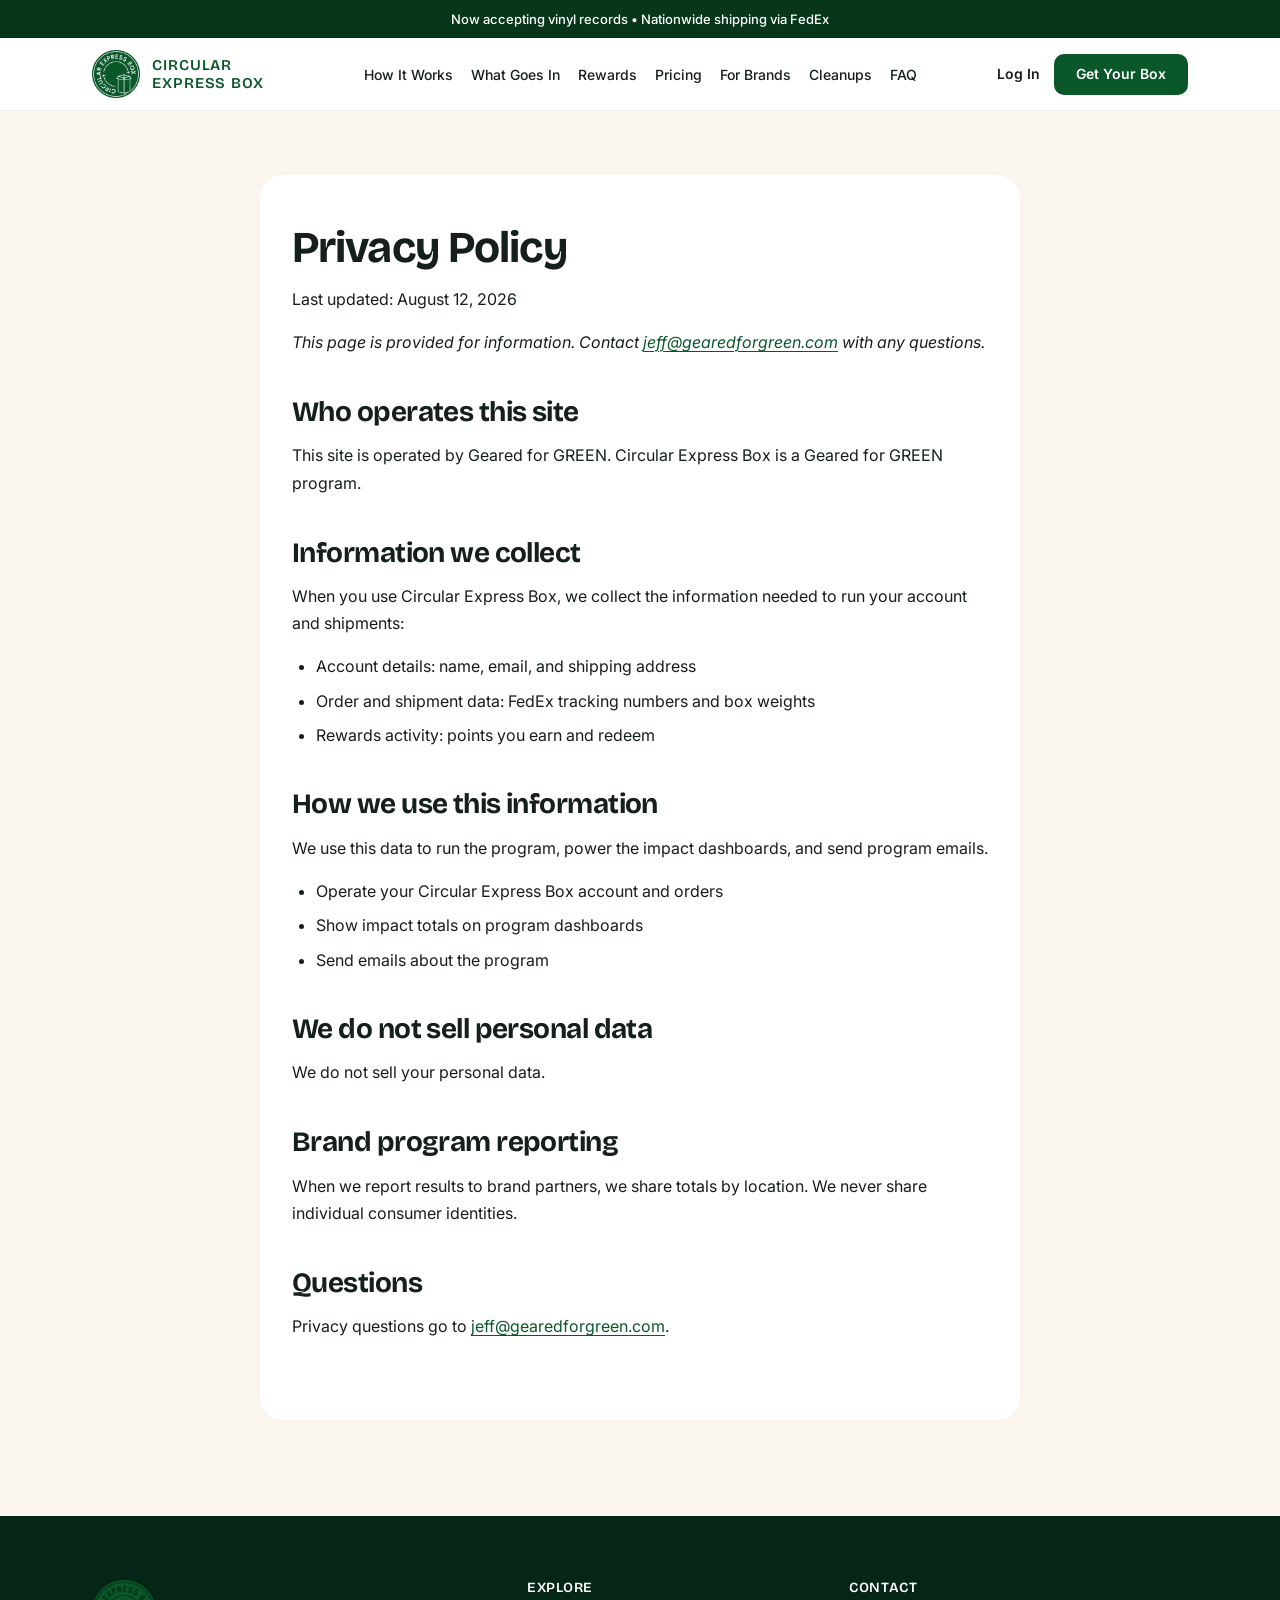
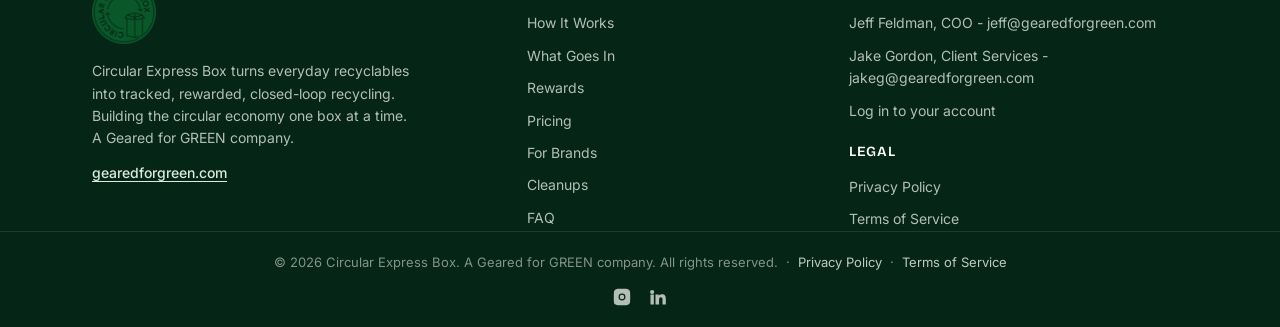
<file: privacy.html>
<!DOCTYPE html>
<html lang="en">
<head>
  <meta charset="UTF-8">
  <meta name="viewport" content="width=device-width, initial-scale=1.0">
  <title>Privacy Policy | Circular Express Box</title>
  <meta name="description" content="How Geared for GREEN collects and uses Circular Express Box account, shipment, and rewards data.">
  <link rel="preconnect" href="https://fonts.googleapis.com">
  <link rel="preconnect" href="https://fonts.gstatic.com" crossorigin>
  <link href="https://fonts.googleapis.com/css2?family=Bricolage+Grotesque:opsz,wght@12..96,500;12..96,600;12..96,700&family=Inter:wght@400;500;600&display=swap" rel="stylesheet">
  <link rel="stylesheet" href="css/styles.css">
</head>
<body>
  <!-- 1. Announcement bar -->
  <div class="announcement-bar" role="region" aria-label="Announcement">
    Now accepting vinyl records • Nationwide shipping via FedEx
  </div>

  <!-- 2. Sticky nav -->
  <header class="site-header" id="site-header">
    <nav class="nav container" aria-label="Primary">
      <a href="index.html" class="nav-brand" aria-label="Circular Express Box home">
        <img src="assets/ceb-logo.png" alt="Circular Express Box logo" width="48" height="48" class="nav-logo">
        <span class="nav-wordmark">CIRCULAR EXPRESS BOX</span>
      </a>

      <ul class="nav-links">
        <li><a href="index.html#how-it-works">How It Works</a></li>
        <li><a href="index.html#materials">What Goes In</a></li>
        <li><a href="index.html#rewards">Rewards</a></li>
        <li><a href="index.html#pricing">Pricing</a></li>
        <li><a href="index.html#brands">For Brands</a></li>
        <li><a href="index.html#cleanups">Cleanups</a></li>
        <li><a href="index.html#faq">FAQ</a></li>
      </ul>

      <div class="nav-actions">
        <a href="https://circularexpressbox.com" class="nav-login">Log In</a>
        <a href="index.html#pricing" class="btn btn-primary btn-nav">Get Your Box</a>
        <button type="button" class="nav-toggle" id="nav-toggle" aria-label="Open menu" aria-expanded="false" aria-controls="mobile-menu">
          <span class="nav-toggle-bar"></span>
          <span class="nav-toggle-bar"></span>
          <span class="nav-toggle-bar"></span>
        </button>
      </div>
    </nav>

    <div class="mobile-menu" id="mobile-menu" hidden>
      <div class="mobile-menu-inner">
        <button type="button" class="mobile-menu-close" id="mobile-menu-close" aria-label="Close menu">&times;</button>
        <ul class="mobile-menu-links">
          <li><a href="index.html#how-it-works">How It Works</a></li>
          <li><a href="index.html#materials">What Goes In</a></li>
          <li><a href="index.html#rewards">Rewards</a></li>
          <li><a href="index.html#pricing">Pricing</a></li>
          <li><a href="index.html#brands">For Brands</a></li>
          <li><a href="index.html#cleanups">Cleanups</a></li>
          <li><a href="index.html#faq">FAQ</a></li>
          <li><a href="https://circularexpressbox.com">Log In</a></li>
          <li><a href="index.html#pricing" class="btn btn-primary">Get Your Box</a></li>
        </ul>
      </div>
    </div>
  </header>

  <main>
    <article class="legal-page" aria-labelledby="legal-heading">
      <div class="legal-inner">
        <h1 id="legal-heading">Privacy Policy</h1>
        <p class="legal-updated">Last updated: August 12, 2026</p>
        <p class="legal-disclaimer">This page is provided for information. Contact <a href="mailto:jeff@gearedforgreen.com">jeff@gearedforgreen.com</a> with any questions.</p>

        <h2>Who operates this site</h2>
        <p>This site is operated by Geared for GREEN. Circular Express Box is a Geared for GREEN program.</p>

        <h2>Information we collect</h2>
        <p>When you use Circular Express Box, we collect the information needed to run your account and shipments:</p>
        <ul class="legal-list">
          <li>Account details: name, email, and shipping address</li>
          <li>Order and shipment data: FedEx tracking numbers and box weights</li>
          <li>Rewards activity: points you earn and redeem</li>
        </ul>

        <h2>How we use this information</h2>
        <p>We use this data to run the program, power the impact dashboards, and send program emails.</p>
        <ul class="legal-list">
          <li>Operate your Circular Express Box account and orders</li>
          <li>Show impact totals on program dashboards</li>
          <li>Send emails about the program</li>
        </ul>

        <h2>We do not sell personal data</h2>
        <p>We do not sell your personal data.</p>

        <h2>Brand program reporting</h2>
        <p>When we report results to brand partners, we share totals by location. We never share individual consumer identities.</p>

        <h2>Questions</h2>
        <p>Privacy questions go to <a href="mailto:jeff@gearedforgreen.com">jeff@gearedforgreen.com</a>.</p>
      </div>
    </article>
  </main>

  <!-- 15. FOOTER -->
  <footer class="site-footer">
    <div class="container footer-grid">
      <div class="footer-col footer-about">
        <img src="assets/ceb-logo.png" alt="Circular Express Box logo" width="64" height="64" class="footer-logo" loading="lazy">
        <p>Circular Express Box turns everyday recyclables into tracked, rewarded, closed-loop recycling. Building the circular economy one box at a time. A Geared for GREEN company.</p>
        <a href="https://www.gearedforgreen.com" target="_blank" rel="noopener noreferrer">gearedforgreen.com</a>
      </div>
      <div class="footer-col">
        <h3 class="footer-heading">Explore</h3>
        <ul class="footer-links">
          <li><a href="index.html#how-it-works">How It Works</a></li>
          <li><a href="index.html#materials">What Goes In</a></li>
          <li><a href="index.html#rewards">Rewards</a></li>
          <li><a href="index.html#pricing">Pricing</a></li>
          <li><a href="index.html#brands">For Brands</a></li>
          <li><a href="index.html#cleanups">Cleanups</a></li>
          <li><a href="index.html#faq">FAQ</a></li>
        </ul>
      </div>
      <div class="footer-col">
        <h3 class="footer-heading">Contact</h3>
        <ul class="footer-links">
          <li><a href="mailto:jeff@gearedforgreen.com">Jeff Feldman, COO - jeff@gearedforgreen.com</a></li>
          <li><a href="mailto:jakeg@gearedforgreen.com">Jake Gordon, Client Services - jakeg@gearedforgreen.com</a></li>
          <li><a href="https://circularexpressbox.com">Log in to your account</a></li>
        </ul>
        <h3 class="footer-heading footer-heading-legal">Legal</h3>
        <ul class="footer-links">
          <li><a href="privacy.html">Privacy Policy</a></li>
          <li><a href="terms.html">Terms of Service</a></li>
        </ul>
      </div>
    </div>
    <div class="footer-bottom">
      <p>&copy; 2026 Circular Express Box. A Geared for GREEN company. All rights reserved. &nbsp;&middot;&nbsp; <a href="privacy.html">Privacy Policy</a> &nbsp;&middot;&nbsp; <a href="terms.html">Terms of Service</a></p>
      <div class="footer-social">
        <a href="https://www.instagram.com/geared4green/" target="_blank" rel="noopener noreferrer" aria-label="Instagram">
          <svg width="20" height="20" viewBox="0 0 24 24" fill="currentColor" aria-hidden="true"><path d="M12 2.16c3.2 0 3.58.01 4.85.07 1.17.05 1.8.25 2.23.41.56.22.96.48 1.38.9.42.42.68.82.9 1.38.16.42.36 1.06.41 2.23.06 1.27.07 1.65.07 4.85s-.01 3.58-.07 4.85c-.05 1.17-.25 1.8-.41 2.23-.22.56-.48.96-.9 1.38-.42.42-.82.68-1.38.9-.42.16-1.06.36-2.23.41-1.27.06-1.65.07-4.85.07s-3.58-.01-4.85-.07c-1.17-.05-1.8-.25-2.23-.41-.56-.22-.96-.48-1.38-.9-.42.42-.68.82-.9-1.38-.16.42-.36-1.06-.41-2.23C2.17 15.58 2.16 15.2 2.16 12s.01-3.58.07-4.85c.05-1.17.25-1.8.41-2.23.22-.56.48-.96.9-1.38.42-.42.82-.68 1.38-.9.42-.16 1.06-.36 2.23-.41C8.42 2.17 8.8 2.16 12 2.16zm0 5.68a4.16 4.16 0 1 0 0 8.32 4.16 4.16 0 0 0 0-8.32zm0 6.86a2.7 2.7 0 1 1 0-5.4 2.7 2.7 0 0 1 0 5.4zm5.3-7.02a.97.97 0 1 1-1.94 0 .97.97 0 0 1 1.94 0z"/></svg>
        </a>
        <a href="https://www.linkedin.com/company/geared-for-green/" target="_blank" rel="noopener noreferrer" aria-label="LinkedIn">
          <svg width="20" height="20" viewBox="0 0 24 24" fill="currentColor" aria-hidden="true"><path d="M4.98 3.5a2.5 2.5 0 1 1 0 5 2.5 2.5 0 0 1 0-5zM3 9h4v12H3zM9 9h3.8v1.64h.05c.53-.95 1.83-1.95 3.77-1.95 4.03 0 4.78 2.5 4.78 5.76V21h-4v-5.6c0-1.34-.03-3.06-1.9-3.06-1.9 0-2.2 1.46-2.2 2.96V21H9z"/></svg>
        </a>
      </div>
    </div>
  </footer>

  <script src="js/main.js"></script>
</body>
</html>
</file>
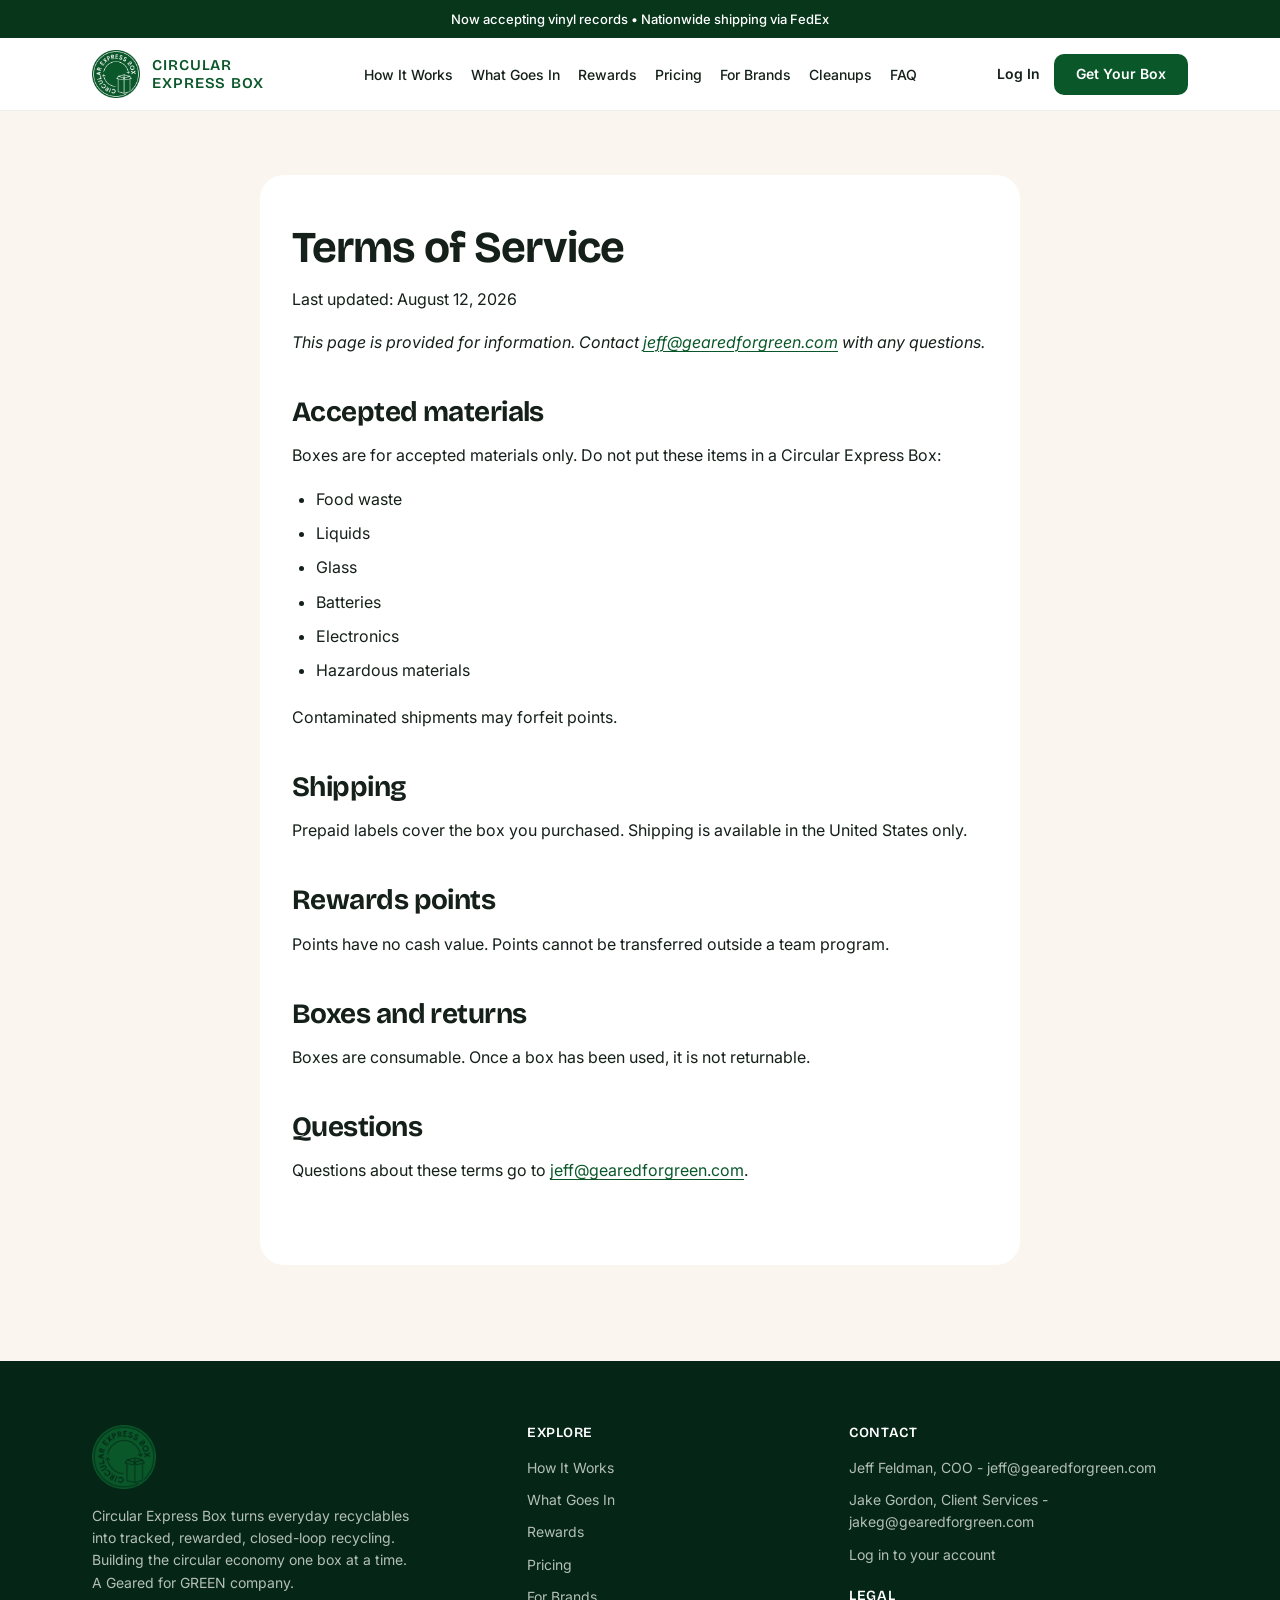
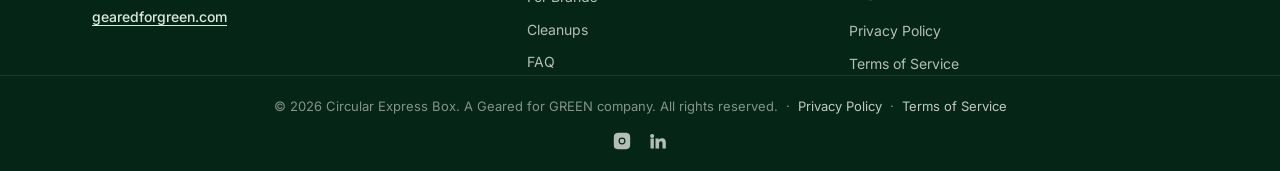
<file: terms.html>
<!DOCTYPE html>
<html lang="en">
<head>
  <meta charset="UTF-8">
  <meta name="viewport" content="width=device-width, initial-scale=1.0">
  <title>Terms of Service | Circular Express Box</title>
  <meta name="description" content="Terms for using Circular Express Box, including accepted materials, shipping, points, and returns.">
  <link rel="preconnect" href="https://fonts.googleapis.com">
  <link rel="preconnect" href="https://fonts.gstatic.com" crossorigin>
  <link href="https://fonts.googleapis.com/css2?family=Bricolage+Grotesque:opsz,wght@12..96,500;12..96,600;12..96,700&family=Inter:wght@400;500;600&display=swap" rel="stylesheet">
  <link rel="stylesheet" href="css/styles.css">
</head>
<body>
  <!-- 1. Announcement bar -->
  <div class="announcement-bar" role="region" aria-label="Announcement">
    Now accepting vinyl records • Nationwide shipping via FedEx
  </div>

  <!-- 2. Sticky nav -->
  <header class="site-header" id="site-header">
    <nav class="nav container" aria-label="Primary">
      <a href="index.html" class="nav-brand" aria-label="Circular Express Box home">
        <img src="assets/ceb-logo.png" alt="Circular Express Box logo" width="48" height="48" class="nav-logo">
        <span class="nav-wordmark">CIRCULAR EXPRESS BOX</span>
      </a>

      <ul class="nav-links">
        <li><a href="index.html#how-it-works">How It Works</a></li>
        <li><a href="index.html#materials">What Goes In</a></li>
        <li><a href="index.html#rewards">Rewards</a></li>
        <li><a href="index.html#pricing">Pricing</a></li>
        <li><a href="index.html#brands">For Brands</a></li>
        <li><a href="index.html#cleanups">Cleanups</a></li>
        <li><a href="index.html#faq">FAQ</a></li>
      </ul>

      <div class="nav-actions">
        <a href="https://circularexpressbox.com" class="nav-login">Log In</a>
        <a href="index.html#pricing" class="btn btn-primary btn-nav">Get Your Box</a>
        <button type="button" class="nav-toggle" id="nav-toggle" aria-label="Open menu" aria-expanded="false" aria-controls="mobile-menu">
          <span class="nav-toggle-bar"></span>
          <span class="nav-toggle-bar"></span>
          <span class="nav-toggle-bar"></span>
        </button>
      </div>
    </nav>

    <div class="mobile-menu" id="mobile-menu" hidden>
      <div class="mobile-menu-inner">
        <button type="button" class="mobile-menu-close" id="mobile-menu-close" aria-label="Close menu">&times;</button>
        <ul class="mobile-menu-links">
          <li><a href="index.html#how-it-works">How It Works</a></li>
          <li><a href="index.html#materials">What Goes In</a></li>
          <li><a href="index.html#rewards">Rewards</a></li>
          <li><a href="index.html#pricing">Pricing</a></li>
          <li><a href="index.html#brands">For Brands</a></li>
          <li><a href="index.html#cleanups">Cleanups</a></li>
          <li><a href="index.html#faq">FAQ</a></li>
          <li><a href="https://circularexpressbox.com">Log In</a></li>
          <li><a href="index.html#pricing" class="btn btn-primary">Get Your Box</a></li>
        </ul>
      </div>
    </div>
  </header>

  <main>
    <article class="legal-page" aria-labelledby="legal-heading">
      <div class="legal-inner">
        <h1 id="legal-heading">Terms of Service</h1>
        <p class="legal-updated">Last updated: August 12, 2026</p>
        <p class="legal-disclaimer">This page is provided for information. Contact <a href="mailto:jeff@gearedforgreen.com">jeff@gearedforgreen.com</a> with any questions.</p>

        <h2>Accepted materials</h2>
        <p>Boxes are for accepted materials only. Do not put these items in a Circular Express Box:</p>
        <ul class="legal-list">
          <li>Food waste</li>
          <li>Liquids</li>
          <li>Glass</li>
          <li>Batteries</li>
          <li>Electronics</li>
          <li>Hazardous materials</li>
        </ul>
        <p>Contaminated shipments may forfeit points.</p>

        <h2>Shipping</h2>
        <p>Prepaid labels cover the box you purchased. Shipping is available in the United States only.</p>

        <h2>Rewards points</h2>
        <p>Points have no cash value. Points cannot be transferred outside a team program.</p>

        <h2>Boxes and returns</h2>
        <p>Boxes are consumable. Once a box has been used, it is not returnable.</p>

        <h2>Questions</h2>
        <p>Questions about these terms go to <a href="mailto:jeff@gearedforgreen.com">jeff@gearedforgreen.com</a>.</p>
      </div>
    </article>
  </main>

  <!-- 15. FOOTER -->
  <footer class="site-footer">
    <div class="container footer-grid">
      <div class="footer-col footer-about">
        <img src="assets/ceb-logo.png" alt="Circular Express Box logo" width="64" height="64" class="footer-logo" loading="lazy">
        <p>Circular Express Box turns everyday recyclables into tracked, rewarded, closed-loop recycling. Building the circular economy one box at a time. A Geared for GREEN company.</p>
        <a href="https://www.gearedforgreen.com" target="_blank" rel="noopener noreferrer">gearedforgreen.com</a>
      </div>
      <div class="footer-col">
        <h3 class="footer-heading">Explore</h3>
        <ul class="footer-links">
          <li><a href="index.html#how-it-works">How It Works</a></li>
          <li><a href="index.html#materials">What Goes In</a></li>
          <li><a href="index.html#rewards">Rewards</a></li>
          <li><a href="index.html#pricing">Pricing</a></li>
          <li><a href="index.html#brands">For Brands</a></li>
          <li><a href="index.html#cleanups">Cleanups</a></li>
          <li><a href="index.html#faq">FAQ</a></li>
        </ul>
      </div>
      <div class="footer-col">
        <h3 class="footer-heading">Contact</h3>
        <ul class="footer-links">
          <li><a href="mailto:jeff@gearedforgreen.com">Jeff Feldman, COO - jeff@gearedforgreen.com</a></li>
          <li><a href="mailto:jakeg@gearedforgreen.com">Jake Gordon, Client Services - jakeg@gearedforgreen.com</a></li>
          <li><a href="https://circularexpressbox.com">Log in to your account</a></li>
        </ul>
        <h3 class="footer-heading footer-heading-legal">Legal</h3>
        <ul class="footer-links">
          <li><a href="privacy.html">Privacy Policy</a></li>
          <li><a href="terms.html">Terms of Service</a></li>
        </ul>
      </div>
    </div>
    <div class="footer-bottom">
      <p>&copy; 2026 Circular Express Box. A Geared for GREEN company. All rights reserved. &nbsp;&middot;&nbsp; <a href="privacy.html">Privacy Policy</a> &nbsp;&middot;&nbsp; <a href="terms.html">Terms of Service</a></p>
      <div class="footer-social">
        <a href="https://www.instagram.com/geared4green/" target="_blank" rel="noopener noreferrer" aria-label="Instagram">
          <svg width="20" height="20" viewBox="0 0 24 24" fill="currentColor" aria-hidden="true"><path d="M12 2.16c3.2 0 3.58.01 4.85.07 1.17.05 1.8.25 2.23.41.56.22.96.48 1.38.9.42.42.68.82.9 1.38.16.42.36 1.06.41 2.23.06 1.27.07 1.65.07 4.85s-.01 3.58-.07 4.85c-.05 1.17-.25 1.8-.41 2.23-.22.56-.48.96-.9 1.38-.42.42-.82.68-1.38.9-.42.16-1.06.36-2.23.41-1.27.06-1.65.07-4.85.07s-3.58-.01-4.85-.07c-1.17-.05-1.8-.25-2.23-.41-.56-.22-.96-.48-1.38-.9-.42.42-.68.82-.9-1.38-.16.42-.36-1.06-.41-2.23C2.17 15.58 2.16 15.2 2.16 12s.01-3.58.07-4.85c.05-1.17.25-1.8.41-2.23.22-.56.48-.96.9-1.38.42-.42.82-.68 1.38-.9.42-.16 1.06-.36 2.23-.41C8.42 2.17 8.8 2.16 12 2.16zm0 5.68a4.16 4.16 0 1 0 0 8.32 4.16 4.16 0 0 0 0-8.32zm0 6.86a2.7 2.7 0 1 1 0-5.4 2.7 2.7 0 0 1 0 5.4zm5.3-7.02a.97.97 0 1 1-1.94 0 .97.97 0 0 1 1.94 0z"/></svg>
        </a>
        <a href="https://www.linkedin.com/company/geared-for-green/" target="_blank" rel="noopener noreferrer" aria-label="LinkedIn">
          <svg width="20" height="20" viewBox="0 0 24 24" fill="currentColor" aria-hidden="true"><path d="M4.98 3.5a2.5 2.5 0 1 1 0 5 2.5 2.5 0 0 1 0-5zM3 9h4v12H3zM9 9h3.8v1.64h.05c.53-.95 1.83-1.95 3.77-1.95 4.03 0 4.78 2.5 4.78 5.76V21h-4v-5.6c0-1.34-.03-3.06-1.9-3.06-1.9 0-2.2 1.46-2.2 2.96V21H9z"/></svg>
        </a>
      </div>
    </div>
  </footer>

  <script src="js/main.js"></script>
</body>
</html>
</file>
<file: css/styles.css>
/* Circular Express Box - Landing Page */

:root {
  --green-950: #052616;
  --green-900: #07361B;
  --green-700: #0A572A;
  --green-600: #0E6B35;
  --green-100: #DCEADF;
  --cream: #FAF6EF;
  --kraft: #E8DCC7;
  --kraft-deep: #D9C4A3;
  --kraft-tint: #F5EEDF;
  --ink: #142019;
  --ink-soft: #47554C;
  --white: #FFFFFF;
  --radius-lg: 24px;
  --radius-md: 16px;
  --radius-sm: 10px;
  --radius-pill: 999px;
  --shadow-card: 0 8px 30px rgba(5, 38, 22, 0.08);
  --container: 1160px;
  --header-h: 72px;
  --font-heading: "Bricolage Grotesque", system-ui, sans-serif;
  --font-body: "Inter", system-ui, sans-serif;
}

/* Reset */
*,
*::before,
*::after {
  box-sizing: border-box;
  margin: 0;
  padding: 0;
}

html {
  scroll-behavior: smooth;
}

body {
  font-family: var(--font-body);
  font-size: 17px;
  line-height: 1.6;
  color: var(--ink);
  background: var(--cream);
  -webkit-font-smoothing: antialiased;
  -moz-osx-font-smoothing: grayscale;
  overflow-x: hidden;
}

img {
  max-width: 100%;
  height: auto;
  display: block;
}

a {
  color: inherit;
  text-decoration: none;
}

ul {
  list-style: none;
}

button {
  font-family: inherit;
  cursor: pointer;
  border: none;
  background: none;
}

/* Focus */
:focus-visible {
  outline: 2px solid var(--green-700);
  outline-offset: 3px;
}

/* Typography */
h1, h2, h3 {
  font-family: var(--font-heading);
  letter-spacing: -0.02em;
  line-height: 1.15;
  font-weight: 700;
  color: var(--ink);
}

h1 {
  font-size: clamp(40px, 5vw, 64px);
  margin-bottom: 20px;
}

h2 {
  font-size: clamp(32px, 4vw, 44px);
  margin-bottom: 16px;
}

h3 {
  font-size: 18px;
  font-weight: 600;
  margin-bottom: 12px;
}

.eyebrow {
  font-family: var(--font-body);
  font-size: 13px;
  font-weight: 600;
  letter-spacing: 0.08em;
  text-transform: uppercase;
  color: var(--green-700);
  margin-bottom: 12px;
}

.eyebrow-light {
  color: var(--green-100);
}

.text-white {
  color: var(--white);
}

/* Layout */
.container {
  width: 100%;
  max-width: var(--container);
  margin: 0 auto;
  padding: 0 24px;
}

.container-narrow {
  max-width: 720px;
}

.section-cream {
  background: var(--cream);
  padding: 96px 0;
}

.section-white {
  background: var(--white);
  padding: 96px 0;
}

.section-kraft {
  background: var(--kraft-tint);
  padding: 96px 0;
}

.section-green-dark {
  background: var(--green-900);
  padding: 96px 0;
  color: var(--white);
}

.section-header {
  text-align: center;
  max-width: 720px;
  margin: 0 auto 48px;
}

.section-header h2 {
  margin-bottom: 16px;
}

.section-sub {
  font-size: 16px;
  color: var(--ink-soft);
  max-width: 54ch;
  margin: 0 auto;
}

.section-green-dark .section-sub {
  color: rgba(255, 255, 255, 0.85);
}

/* Scroll margin for sticky nav */
#how-it-works,
#platform,
#beginning,
#materials,
#impact,
#rewards,
#portal,
#enterprise,
#pricing,
#brands,
#cleanups,
#faq {
  scroll-margin-top: calc(var(--header-h) + 48px);
}

/* Buttons */
.btn {
  display: inline-flex;
  align-items: center;
  justify-content: center;
  padding: 14px 28px;
  font-family: var(--font-body);
  font-size: 15px;
  font-weight: 600;
  line-height: 1.2;
  border-radius: var(--radius-sm);
  transition: background-color 150ms ease, color 150ms ease, border-color 150ms ease, transform 150ms ease, box-shadow 150ms ease;
  text-align: center;
  white-space: nowrap;
}

.btn-primary {
  background: var(--green-700);
  color: var(--white);
  border: 2px solid var(--green-700);
}

.btn-primary:hover {
  background: var(--green-600);
  border-color: var(--green-600);
  transform: translateY(-1px);
  box-shadow: 0 6px 20px rgba(10, 87, 42, 0.25);
}

.btn-secondary {
  background: transparent;
  color: var(--green-700);
  border: 2px solid var(--green-700);
}

.btn-secondary:hover {
  background: var(--green-100);
  transform: translateY(-1px);
  box-shadow: 0 6px 20px rgba(10, 87, 42, 0.12);
}

.btn-inverted {
  background: var(--white);
  color: var(--green-900);
  border: 2px solid var(--white);
}

.btn-inverted:hover {
  background: var(--cream);
  border-color: var(--cream);
  transform: translateY(-1px);
  box-shadow: 0 6px 20px rgba(5, 38, 22, 0.2);
}

.btn-ghost {
  background: transparent;
  color: var(--white);
  border: 2px solid var(--white);
}

.btn-ghost:hover {
  background: rgba(255, 255, 255, 0.1);
  transform: translateY(-1px);
}

.btn-nav {
  padding: 10px 20px;
  font-size: 14px;
}

/* ========== 1. Announcement bar ========== */
.announcement-bar {
  background: var(--green-900);
  color: var(--white);
  font-size: 13px;
  font-weight: 500;
  text-align: center;
  padding: 10px 16px;
  line-height: 1.4;
}

/* ========== 2. Sticky nav ========== */
.site-header {
  position: sticky;
  top: 0;
  z-index: 1000;
  background: rgba(255, 255, 255, 0.95);
  backdrop-filter: blur(12px);
  -webkit-backdrop-filter: blur(12px);
  border-bottom: 1px solid rgba(5, 38, 22, 0.08);
  transition: box-shadow 150ms ease, background 150ms ease;
}

.site-header.is-scrolled {
  background: rgba(255, 255, 255, 0.98);
  box-shadow: 0 4px 20px rgba(5, 38, 22, 0.08);
}

.nav {
  display: flex;
  align-items: center;
  justify-content: space-between;
  gap: 12px;
  flex-wrap: nowrap;
  min-height: var(--header-h);
  padding-top: 8px;
  padding-bottom: 8px;
}

.nav-brand {
  display: flex;
  align-items: center;
  gap: 12px;
  flex-shrink: 0;
}

.nav-logo {
  width: 48px;
  height: 48px;
  object-fit: contain;
}

.nav-wordmark {
  font-family: var(--font-heading);
  font-weight: 600;
  font-size: 15px;
  letter-spacing: 0.06em;
  color: var(--green-700);
  line-height: 1.2;
  max-width: 9em;
}

.nav-links {
  display: none;
  align-items: center;
  flex-wrap: nowrap;
  gap: 0;
}

.nav-links a {
  font-size: 13px;
  font-weight: 500;
  color: var(--ink);
  padding: 8px 7px;
  border-radius: 6px;
  white-space: nowrap;
  transition: color 150ms ease, background 150ms ease;
}

.nav-links a:hover {
  color: var(--green-700);
  background: var(--green-100);
}

.nav-actions {
  display: flex;
  align-items: center;
  flex-shrink: 0;
  gap: 10px;
}

.nav-login {
  font-size: 13px;
  font-weight: 600;
  color: var(--ink);
  padding: 8px 4px;
  white-space: nowrap;
  transition: color 150ms ease;
}

.nav-login:hover {
  color: var(--green-700);
}

.nav-toggle {
  display: flex;
  flex-direction: column;
  justify-content: center;
  gap: 5px;
  width: 44px;
  height: 44px;
  padding: 10px;
}

.nav-toggle-bar {
  display: block;
  width: 100%;
  height: 2px;
  background: var(--ink);
  border-radius: 1px;
  transition: transform 200ms ease, opacity 200ms ease;
}

.nav-toggle[aria-expanded="true"] .nav-toggle-bar:nth-child(1) {
  transform: translateY(7px) rotate(45deg);
}

.nav-toggle[aria-expanded="true"] .nav-toggle-bar:nth-child(2) {
  opacity: 0;
}

.nav-toggle[aria-expanded="true"] .nav-toggle-bar:nth-child(3) {
  transform: translateY(-7px) rotate(-45deg);
}

/* Mobile menu */
.mobile-menu {
  position: fixed;
  inset: 0;
  z-index: 1100;
  background: var(--cream);
  overflow-y: auto;
}

.mobile-menu[hidden] {
  display: none;
}

.mobile-menu-inner {
  display: flex;
  flex-direction: column;
  min-height: 100%;
  padding: 24px;
  padding-top: 72px;
}

.mobile-menu-close {
  position: absolute;
  top: 20px;
  right: 20px;
  font-size: 36px;
  line-height: 1;
  color: var(--ink);
  width: 48px;
  height: 48px;
  display: flex;
  align-items: center;
  justify-content: center;
}

.mobile-menu-links {
  display: flex;
  flex-direction: column;
  gap: 8px;
  align-items: stretch;
}

.mobile-menu-links a {
  font-family: var(--font-heading);
  font-size: 22px;
  font-weight: 600;
  letter-spacing: -0.02em;
  color: var(--ink);
  padding: 14px 8px;
  border-bottom: 1px solid rgba(5, 38, 22, 0.08);
}

.mobile-menu-links .btn {
  margin-top: 16px;
  border-bottom: none;
  font-family: var(--font-body);
  font-size: 15px;
}

/* ========== 3. HERO ========== */
.hero {
  padding-top: 64px;
  padding-bottom: 80px;
  overflow: hidden;
}

.hero-grid {
  display: grid;
  grid-template-columns: 1fr;
  gap: 48px;
  align-items: center;
}

.hero-sub {
  font-size: clamp(18px, 2vw, 20px);
  color: var(--ink-soft);
  max-width: 46ch;
  margin-bottom: 28px;
}

.hero-buttons {
  display: flex;
  flex-wrap: wrap;
  gap: 12px;
  margin-bottom: 28px;
}

.trust-chips {
  display: flex;
  flex-wrap: wrap;
  gap: 10px;
}

.trust-chip {
  display: inline-flex;
  align-items: center;
  gap: 8px;
  background: var(--green-100);
  color: var(--green-900);
  font-size: 13px;
  font-weight: 500;
  padding: 8px 14px;
  border-radius: var(--radius-pill);
}

.chip-dot {
  width: 6px;
  height: 6px;
  border-radius: 50%;
  background: var(--green-700);
  flex-shrink: 0;
}

.hero-visual {
  position: relative;
  display: flex;
  justify-content: center;
  align-items: center;
}

.hero-circle {
  position: absolute;
  width: min(120%, 480px);
  aspect-ratio: 1;
  border: 2px solid var(--kraft-deep);
  border-radius: 50%;
  opacity: 0.55;
  z-index: 0;
  pointer-events: none;
}

.photo-card {
  position: relative;
  z-index: 1;
  border-radius: var(--radius-lg);
  overflow: hidden;
  box-shadow: var(--shadow-card);
  width: 100%;
  max-width: 440px;
  margin-inline: auto;
  aspect-ratio: 3 / 4;
  background: var(--kraft);
}

.photo-card-img {
  width: 100%;
  height: 100%;
  object-fit: cover;
  object-position: center 30%;
}

.photo-overlay-chip {
  position: absolute;
  bottom: 16px;
  left: 16px;
  background: var(--white);
  color: var(--ink);
  font-size: 13px;
  font-weight: 600;
  padding: 8px 14px;
  border-radius: var(--radius-pill);
  box-shadow: 0 2px 12px rgba(5, 38, 22, 0.1);
}

/* ========== 4. Trusted-by ========== */
.trusted-by {
  padding: 40px 0;
  text-align: center;
}

.trusted-label {
  font-size: 13px;
  font-weight: 500;
  letter-spacing: 0.06em;
  text-transform: uppercase;
  color: var(--ink-soft);
  margin-bottom: 20px;
}

.trusted-badges {
  display: flex;
  flex-wrap: wrap;
  justify-content: center;
  align-items: center;
  gap: 8px 12px;
  margin-bottom: 16px;
}

.trusted-badges span {
  font-family: var(--font-heading);
  font-weight: 600;
  font-size: clamp(15px, 1.5vw, 17px);
  color: var(--ink-soft);
  letter-spacing: -0.01em;
}

.trusted-sep {
  opacity: 0.5;
}

.trusted-note {
  font-size: 14px;
  color: var(--ink-soft);
}

/* ========== 5. How it works ========== */
.steps-grid {
  display: grid;
  grid-template-columns: 1fr;
  gap: 20px;
}

.step-card {
  background: var(--white);
  border-radius: var(--radius-lg);
  box-shadow: var(--shadow-card);
  padding: 28px;
  display: flex;
  flex-direction: column;
}

.step-number {
  font-family: var(--font-heading);
  font-weight: 700;
  font-size: 40px;
  color: var(--kraft-deep);
  letter-spacing: -0.02em;
  line-height: 1;
  margin-bottom: 12px;
}

.step-card h3 {
  font-size: 18px;
  margin-bottom: 10px;
}

.step-card p {
  font-size: 15px;
  color: var(--ink-soft);
  flex: 1;
  margin-bottom: 20px;
}

.badge-chip {
  display: inline-flex;
  align-self: flex-start;
  background: var(--green-100);
  color: var(--green-900);
  font-size: 12px;
  font-weight: 600;
  padding: 6px 12px;
  border-radius: var(--radius-pill);
}

.badge-chip-green {
  background: var(--green-700);
  color: var(--white);
  margin-top: 16px;
}

/* ========== 6. Materials ========== */
.materials-grid {
  display: grid;
  grid-template-columns: 1fr;
  gap: 20px;
  margin-bottom: 28px;
}

.material-card {
  background: var(--kraft-tint);
  border-radius: var(--radius-lg);
  padding: 28px;
}

.material-intro {
  font-size: 15px;
  color: var(--ink-soft);
  margin-bottom: 14px;
}

.check-list,
.x-list {
  display: flex;
  flex-direction: column;
  gap: 10px;
}

.check-list li,
.x-list li {
  font-size: 15px;
  color: var(--ink);
  padding-left: 28px;
  position: relative;
  line-height: 1.45;
}

.check-list li::before {
  content: "";
  position: absolute;
  left: 0;
  top: 4px;
  width: 18px;
  height: 18px;
  border-radius: 50%;
  background: var(--green-700);
  background-image: url("data:image/svg+xml,%3Csvg xmlns='http://www.w3.org/2000/svg' viewBox='0 0 16 16' fill='none'%3E%3Cpath d='M3.5 8.5L6.5 11.5L12.5 4.5' stroke='white' stroke-width='2' stroke-linecap='round' stroke-linejoin='round'/%3E%3C/svg%3E");
  background-size: 12px;
  background-position: center;
  background-repeat: no-repeat;
}

.x-list li {
  color: var(--ink-soft);
}

.x-list li::before {
  content: "";
  position: absolute;
  left: 0;
  top: 4px;
  width: 18px;
  height: 18px;
  border-radius: 50%;
  background: rgba(71, 85, 76, 0.15);
  background-image: url("data:image/svg+xml,%3Csvg xmlns='http://www.w3.org/2000/svg' viewBox='0 0 16 16' fill='none'%3E%3Cpath d='M5 5L11 11M11 5L5 11' stroke='%2347554C' stroke-width='2' stroke-linecap='round'/%3E%3C/svg%3E");
  background-size: 12px;
  background-position: center;
  background-repeat: no-repeat;
}

.check-list-light li {
  color: var(--white);
}

.check-list-light li::before {
  background: var(--green-100);
  background-image: url("data:image/svg+xml,%3Csvg xmlns='http://www.w3.org/2000/svg' viewBox='0 0 16 16' fill='none'%3E%3Cpath d='M3.5 8.5L6.5 11.5L12.5 4.5' stroke='%2307361B' stroke-width='2' stroke-linecap='round' stroke-linejoin='round'/%3E%3C/svg%3E");
  background-size: 12px;
  background-position: center;
  background-repeat: no-repeat;
}

.materials-footnote {
  text-align: center;
  font-size: 13px;
  color: var(--ink-soft);
}

/* ========== 7. Impact / closed loop ========== */
.journey-row {
  display: flex;
  flex-wrap: wrap;
  justify-content: center;
  align-items: flex-start;
  gap: 8px 4px;
  margin-bottom: 48px;
}

.journey-node {
  display: flex;
  flex-direction: column;
  align-items: center;
  gap: 10px;
  text-align: center;
  min-width: 100px;
  max-width: 140px;
  flex: 1 1 100px;
}

.journey-dot {
  width: 16px;
  height: 16px;
  border-radius: 50%;
  background: var(--green-100);
  border: 3px solid var(--white);
  box-shadow: 0 0 0 2px rgba(220, 234, 223, 0.4);
}

.journey-label {
  font-size: 14px;
  font-weight: 500;
  color: var(--white);
  line-height: 1.3;
}

.journey-arrow {
  width: 32px;
  height: 2px;
  background: rgba(255, 255, 255, 0.35);
  margin-top: 7px;
  flex-shrink: 0;
  position: relative;
  align-self: flex-start;
}

.journey-arrow::after {
  content: "";
  position: absolute;
  right: -1px;
  top: 50%;
  transform: translateY(-50%);
  border: 5px solid transparent;
  border-left-color: rgba(255, 255, 255, 0.35);
  border-right: 0;
}

.highlight-card {
  background: var(--white);
  color: var(--ink);
  border-radius: var(--radius-lg);
  padding: 32px 36px;
  max-width: 720px;
  margin: 0 auto 48px;
  box-shadow: var(--shadow-card);
}

.highlight-card h3 {
  font-size: 24px;
  font-weight: 700;
  margin-bottom: 12px;
  color: var(--ink);
}

.highlight-card p {
  font-size: 16px;
  color: var(--ink-soft);
  line-height: 1.6;
}

.stat-row {
  display: grid;
  grid-template-columns: 1fr;
  gap: 28px;
  text-align: center;
  max-width: 900px;
  margin: 0 auto;
}

.stat-number {
  font-family: var(--font-heading);
  font-weight: 700;
  font-size: 36px;
  letter-spacing: -0.02em;
  color: var(--white);
  line-height: 1.2;
  margin-bottom: 6px;
}

.stat-desc {
  font-size: 14px;
  color: rgba(255, 255, 255, 0.8);
  max-width: 24ch;
  margin: 0 auto;
}

/* ========== 8. Rewards ========== */
.rewards-grid {
  display: grid;
  grid-template-columns: 1fr;
  gap: 48px;
  align-items: center;
}

.rewards-content .body-copy {
  font-size: 17px;
  color: var(--ink-soft);
  margin-bottom: 24px;
  max-width: 48ch;
}

.rewards-content .check-list {
  margin-top: 8px;
}

.rewards-visual {
  display: flex;
  justify-content: center;
  padding: 24px 0;
}

.ticket-stack {
  position: relative;
  width: 100%;
  max-width: 380px;
  height: 280px;
}

.ticket-card {
  position: absolute;
  left: 0;
  right: 0;
  background: var(--white);
  border: 2px solid var(--kraft-deep);
  border-radius: var(--radius-md);
  padding: 20px 24px;
  font-family: var(--font-heading);
  font-weight: 600;
  font-size: 15px;
  color: var(--ink);
  letter-spacing: -0.01em;
  box-shadow: var(--shadow-card);
  line-height: 1.4;
}

.ticket-card-1 {
  top: 0;
  z-index: 3;
  transform: rotate(-2deg);
}

.ticket-card-2 {
  top: 72px;
  z-index: 2;
  transform: rotate(1.5deg);
  left: 12px;
  right: -4px;
}

.ticket-card-3 {
  top: 148px;
  z-index: 1;
  transform: rotate(-1deg);
  left: 4px;
  right: 8px;
}

/* ========== 9. Dashboard ========== */
.dash-window {
  background: var(--white);
  border-radius: var(--radius-lg);
  box-shadow: var(--shadow-card);
  border: 1px solid var(--kraft-deep);
  max-width: 980px;
  margin: 0 auto;
  overflow: hidden;
}

.dash-chrome {
  display: flex;
  align-items: center;
  justify-content: center;
  position: relative;
  background: #F1EEE8;
  padding: 12px 16px;
  border-radius: var(--radius-lg) var(--radius-lg) 0 0;
}

.dash-dots {
  position: absolute;
  left: 16px;
  top: 50%;
  transform: translateY(-50%);
  display: flex;
  gap: 6px;
}

.dash-dot {
  width: 10px;
  height: 10px;
  border-radius: 50%;
  display: block;
}

.dash-dot-red {
  background: #E57373;
}

.dash-dot-yellow {
  background: #F5C36B;
}

.dash-dot-green {
  background: #7BC47F;
}

.dash-url {
  background: var(--white);
  color: var(--ink-soft);
  font-size: 12px;
  padding: 5px 16px;
  border-radius: 999px;
  line-height: 1.3;
}

.dash-body {
  padding: 28px;
  background: #FAF6EF;
}

.dash-header {
  display: flex;
  align-items: flex-start;
  justify-content: space-between;
  flex-wrap: wrap;
  gap: 12px;
  margin-bottom: 16px;
}

.dash-org {
  font-family: var(--font-heading);
  font-weight: 600;
  font-size: 20px;
  letter-spacing: -0.02em;
  color: var(--ink);
  margin: 0;
  line-height: 1.25;
}

.dash-season {
  font-size: 13px;
  color: var(--ink-soft);
  margin: 4px 0 0;
  line-height: 1.4;
}

.dash-points {
  background: var(--green-100);
  color: var(--green-900);
  font-weight: 600;
  font-size: 13px;
  padding: 6px 14px;
  border-radius: 999px;
  line-height: 1.3;
  white-space: nowrap;
}

.dash-kpis {
  display: grid;
  grid-template-columns: repeat(2, 1fr);
  gap: 12px;
}

.dash-kpi {
  background: var(--white);
  border-radius: var(--radius-md);
  border: 1px solid #E8E3D9;
  padding: 16px;
}

.dash-kpi-value {
  font-family: var(--font-heading);
  font-weight: 700;
  font-size: 24px;
  letter-spacing: -0.02em;
  color: var(--green-700);
  margin: 0 0 4px;
  line-height: 1.2;
}

.dash-kpi-label {
  font-size: 12px;
  color: var(--ink-soft);
  letter-spacing: 0.06em;
  margin: 0;
  line-height: 1.35;
  font-weight: 500;
}

.dash-chart-card {
  background: var(--white);
  border-radius: var(--radius-md);
  border: 1px solid #E8E3D9;
  padding: 20px;
  margin-top: 16px;
}

.dash-chart-title-row {
  display: flex;
  align-items: center;
  justify-content: space-between;
  gap: 12px;
  margin-bottom: 16px;
}

.dash-chart-title {
  font-size: 14px;
  font-weight: 600;
  color: var(--ink);
}

.dash-chart-legend {
  display: inline-flex;
  align-items: center;
  gap: 6px;
  font-size: 12px;
  color: var(--ink-soft);
}

.dash-legend-dot {
  width: 8px;
  height: 8px;
  border-radius: 50%;
  background: var(--green-700);
  display: inline-block;
  flex-shrink: 0;
}

.dash-bars {
  display: flex;
  align-items: flex-end;
  height: 120px;
  gap: 10px;
  margin-top: 20px; /* room for peak value tag above last bar */
}

.dash-bar {
  flex: 1;
  background: var(--green-700);
  border-radius: 6px 6px 0 0;
  position: relative;
  min-width: 0;
}

.dash-bar-peak {
  background: var(--green-600);
}

.dash-bar-tag {
  position: absolute;
  left: 50%;
  bottom: calc(100% + 6px);
  transform: translateX(-50%);
  font-size: 11px;
  font-weight: 600;
  color: var(--green-700);
  white-space: nowrap;
}

.dash-months {
  display: flex;
  gap: 10px;
  margin-top: 8px;
}

.dash-months span {
  flex: 1;
  text-align: center;
  font-size: 11px;
  color: var(--ink-soft);
  min-width: 0;
}

.dash-shipments-card {
  background: var(--white);
  border-radius: var(--radius-md);
  border: 1px solid #E8E3D9;
  padding: 20px;
  margin-top: 16px;
}

.dash-shipments-title {
  font-size: 14px;
  font-weight: 600;
  color: var(--ink);
  margin: 0 0 8px;
}

.dash-ship-row {
  display: flex;
  align-items: center;
  gap: 12px;
  padding: 10px 0;
  border-bottom: 1px solid #F0EDE5;
  font-size: 13px;
  flex-wrap: nowrap;
}

.dash-ship-row:last-child {
  border-bottom: none;
}

.dash-ship-date {
  color: var(--ink-soft);
  width: 64px;
  flex-shrink: 0;
}

.dash-ship-id {
  font-weight: 600;
  color: var(--ink);
  flex-shrink: 0;
}

.dash-ship-material {
  color: var(--ink);
  flex: 1;
  min-width: 0;
}

.dash-ship-weight {
  color: var(--ink-soft);
  flex-shrink: 0;
}

.dash-ship-status {
  margin-left: auto;
  flex-shrink: 0;
  font-size: 12px;
  font-weight: 600;
  padding: 4px 10px;
  border-radius: 999px;
  white-space: nowrap;
  line-height: 1.3;
}

.dash-status-received {
  background: var(--green-100);
  color: var(--green-900);
}

.dash-status-transit {
  background: #FBF3DC;
  color: #8A6D1F;
}

.dash-caption {
  font-size: 13px;
  color: var(--ink-soft);
  text-align: center;
  margin-top: 16px;
  line-height: 1.5;
}

@media (max-width: 639px) {
  .dash-ship-material {
    display: none;
  }

  .dash-body {
    padding: 16px;
  }

  .dash-ship-row {
    gap: 8px;
    font-size: 12px;
  }

  .dash-ship-date {
    width: 48px;
  }

  .dash-ship-status {
    font-size: 11px;
    padding: 3px 8px;
  }
}

/* ========== 10. Pricing ========== */
.pricing-grid {
  display: grid;
  grid-template-columns: 1fr;
  gap: 20px;
  align-items: stretch;
  margin-bottom: 32px;
}

.pricing-card {
  background: var(--white);
  border-radius: var(--radius-lg);
  box-shadow: var(--shadow-card);
  padding: 32px 28px;
  display: flex;
  flex-direction: column;
  border: 2px solid transparent;
  position: relative;
}

.pricing-card-featured {
  border-color: var(--green-700);
  padding-top: 40px;
}

.popular-chip {
  position: absolute;
  top: -12px;
  left: 50%;
  transform: translateX(-50%);
  background: var(--green-700);
  color: var(--white);
  font-size: 11px;
  font-weight: 700;
  letter-spacing: 0.06em;
  padding: 6px 14px;
  border-radius: var(--radius-pill);
  white-space: nowrap;
}

.pricing-card h3 {
  font-size: 20px;
  font-weight: 600;
  margin-bottom: 8px;
}

.pricing-price {
  font-family: var(--font-heading);
  font-weight: 700;
  font-size: 44px;
  letter-spacing: -0.02em;
  color: var(--ink);
  line-height: 1.1;
  margin-bottom: 8px;
}

.pricing-save {
  font-size: 14px;
  color: var(--green-700);
  font-weight: 500;
  margin-bottom: 8px;
}

.pricing-desc {
  font-size: 15px;
  color: var(--ink-soft);
  margin-bottom: 20px;
}

.pricing-list {
  display: flex;
  flex-direction: column;
  gap: 10px;
  margin-bottom: 28px;
  flex: 1;
}

.pricing-list li {
  font-size: 15px;
  color: var(--ink);
  padding-left: 28px;
  position: relative;
}

.pricing-list li::before {
  content: "";
  position: absolute;
  left: 0;
  top: 4px;
  width: 18px;
  height: 18px;
  border-radius: 50%;
  background: var(--green-700);
  background-image: url("data:image/svg+xml,%3Csvg xmlns='http://www.w3.org/2000/svg' viewBox='0 0 16 16' fill='none'%3E%3Cpath d='M3.5 8.5L6.5 11.5L12.5 4.5' stroke='white' stroke-width='2' stroke-linecap='round' stroke-linejoin='round'/%3E%3C/svg%3E");
  background-size: 12px;
  background-position: center;
  background-repeat: no-repeat;
}

.pricing-card .btn {
  width: 100%;
}

.pricing-footnote {
  text-align: center;
  font-size: 14px;
  color: var(--ink-soft);
}

/* ========== 11. Brands ========== */
.brands-grid {
  display: grid;
  grid-template-columns: 1fr;
  gap: 40px;
  align-items: center;
}

.brands-body {
  font-size: 16px;
  color: rgba(255, 255, 255, 0.85);
  margin-bottom: 24px;
  line-height: 1.65;
}

.brands-content .check-list {
  margin-bottom: 24px;
}

.brands-quote {
  font-style: italic;
  font-size: 15px;
  color: rgba(255, 255, 255, 0.7);
  margin-bottom: 28px;
}

.brands .photo-card {
  aspect-ratio: 3 / 4;
}

.brands .photo-card-img {
  object-position: center 30%;
}

/* ========== 12. Testimonials ========== */
.testimonials-grid {
  display: grid;
  grid-template-columns: 1fr;
  gap: 20px;
}

.testimonial-card {
  background: var(--white);
  border-radius: var(--radius-lg);
  box-shadow: var(--shadow-card);
  padding: 28px;
  display: flex;
  flex-direction: column;
}

.stars {
  display: flex;
  gap: 2px;
  color: var(--green-700);
  margin-bottom: 16px;
}

.testimonial-card blockquote {
  flex: 1;
  margin-bottom: 20px;
}

.testimonial-card blockquote p {
  font-size: 15px;
  color: var(--ink);
  line-height: 1.6;
}

.testimonial-name {
  font-style: normal;
  font-weight: 600;
  font-size: 15px;
  color: var(--ink);
  display: block;
}

.testimonial-org {
  font-size: 14px;
  color: var(--ink-soft);
  display: block;
  margin-top: 2px;
}

/* ========== 13. FAQ ========== */
.faq .section-header {
  margin-bottom: 36px;
}

.faq-list {
  display: flex;
  flex-direction: column;
  gap: 0;
  border-top: 1px solid rgba(5, 38, 22, 0.1);
}

.faq-item {
  border-bottom: 1px solid rgba(5, 38, 22, 0.1);
}

.faq-question {
  width: 100%;
  display: flex;
  align-items: center;
  justify-content: space-between;
  gap: 16px;
  padding: 20px 4px;
  text-align: left;
  font-family: var(--font-heading);
  font-size: 17px;
  font-weight: 600;
  letter-spacing: -0.01em;
  color: var(--ink);
  transition: color 150ms ease;
}

.faq-question:hover {
  color: var(--green-700);
}

.faq-chevron {
  flex-shrink: 0;
  width: 20px;
  height: 20px;
  position: relative;
  transition: transform 300ms ease;
}

.faq-chevron::before {
  content: "";
  position: absolute;
  top: 50%;
  left: 50%;
  width: 10px;
  height: 10px;
  border-right: 2px solid var(--ink-soft);
  border-bottom: 2px solid var(--ink-soft);
  transform: translate(-50%, -70%) rotate(45deg);
}

.faq-item.is-open .faq-chevron {
  transform: rotate(180deg);
}

.faq-answer {
  display: block !important; /* override [hidden] so height can animate */
  overflow: hidden;
  max-height: 0;
  opacity: 0;
  transition: max-height 300ms ease, opacity 200ms ease, padding 300ms ease;
  padding: 0 4px;
}

.faq-item.is-open .faq-answer {
  opacity: 1;
  padding: 0 4px 20px;
}

.faq-answer p {
  font-size: 15px;
  color: var(--ink-soft);
  line-height: 1.65;
}

/* ========== 14. Final CTA ========== */
.final-cta {
  background: var(--green-700);
  padding: 96px 0;
  text-align: center;
  color: var(--white);
}

.final-cta h2 {
  font-size: clamp(36px, 4vw, 48px);
  color: var(--white);
  margin-bottom: 16px;
}

.final-cta-sub {
  font-size: 18px;
  color: rgba(255, 255, 255, 0.85);
  margin-bottom: 32px;
  max-width: 40ch;
  margin-left: auto;
  margin-right: auto;
}

.final-cta-buttons {
  display: flex;
  flex-wrap: wrap;
  justify-content: center;
  gap: 12px;
}

.final-cta .btn-inverted {
  color: var(--green-700);
}

/* ========== 15. Footer ========== */
.site-footer {
  background: var(--green-950);
  color: rgba(255, 255, 255, 0.7);
  font-size: 14px;
  padding: 64px 0 0;
}

.footer-grid {
  display: grid;
  grid-template-columns: 1fr;
  gap: 40px;
  padding-bottom: 48px;
}

.footer-logo {
  width: 64px;
  height: 64px;
  margin-bottom: 16px;
}

.footer-about p {
  margin-bottom: 12px;
  max-width: 36ch;
  line-height: 1.6;
}

.footer-about a {
  color: var(--green-100);
  font-weight: 500;
  text-decoration: underline;
  text-underline-offset: 3px;
}

.footer-about a:hover {
  color: var(--white);
}

.footer-heading {
  font-family: var(--font-heading);
  font-size: 14px;
  font-weight: 600;
  letter-spacing: 0.04em;
  text-transform: uppercase;
  color: var(--white);
  margin-bottom: 16px;
}

.footer-links {
  display: flex;
  flex-direction: column;
  gap: 10px;
}

.footer-links a {
  color: rgba(255, 255, 255, 0.7);
  transition: color 150ms ease;
}

.footer-links a:hover {
  color: var(--white);
}

.footer-bottom {
  border-top: 1px solid rgba(255, 255, 255, 0.1);
  padding: 20px 24px;
  text-align: center;
}

.footer-bottom p {
  font-size: 13px;
  color: rgba(255, 255, 255, 0.5);
}

/* ========== Reveal animations ========== */
.reveal {
  opacity: 0;
  transform: translateY(8px);
  transition: opacity 400ms ease, transform 400ms ease;
}

.reveal.is-visible {
  opacity: 1;
  transform: translateY(0);
}

@media (prefers-reduced-motion: reduce) {
  html {
    scroll-behavior: auto;
  }

  .reveal {
    opacity: 1;
    transform: none;
    transition: none;
  }

  .btn,
  .faq-chevron,
  .faq-answer,
  .nav-toggle-bar {
    transition: none;
  }
}

/* ========== Responsive ========== */

/* Mobile section padding (spec: 56-64px) */
@media (max-width: 767px) {
  .section-cream,
  .section-white,
  .section-kraft,
  .section-green-dark,
  .final-cta {
    padding: 64px 0;
  }

  .hero {
    padding-top: 48px;
    padding-bottom: 56px;
  }

  .announcement-bar {
    font-size: 13px;
  }

  .btn {
    white-space: normal;
  }

  .journey-arrow {
    display: none;
  }

  .journey-row {
    gap: 20px;
  }

  .journey-node {
    flex: 1 1 40%;
  }

  .ticket-stack {
    height: 300px;
  }

  .ticket-card {
    font-size: 14px;
    padding: 16px 18px;
  }
}

/* Hide wordmark under 480px */
@media (max-width: 479px) {
  .nav-wordmark {
    display: none;
  }

  .hero-buttons .btn {
    width: 100%;
  }
}

/* Hide desktop login/CTA in nav when hamburger shows */
@media (max-width: 1023px) {
  .nav-actions .nav-login,
  .nav-actions .btn-nav {
    display: none;
  }
}

/* Tablet: steps 2x2, materials 2-col, etc. */
@media (min-width: 640px) {
  .steps-grid {
    grid-template-columns: repeat(2, 1fr);
  }

  .materials-grid {
    grid-template-columns: repeat(2, 1fr);
  }

  .materials-grid .material-card:last-child {
    grid-column: 1 / -1;
  }

  .stat-row {
    grid-template-columns: repeat(3, 1fr);
  }

  .footer-grid {
    grid-template-columns: 1fr 1fr;
  }

  .footer-about {
    grid-column: 1 / -1;
  }
}

/* Desktop layouts from 768px */
@media (min-width: 768px) {
  .section-cream,
  .section-white,
  .section-kraft,
  .section-green-dark,
  .final-cta {
    padding: 100px 0;
  }

  .hero {
    padding-top: 80px;
    padding-bottom: 100px;
  }

  .hero-grid {
    grid-template-columns: 55fr 45fr;
    gap: 48px;
  }

  .materials-grid {
    grid-template-columns: repeat(3, 1fr);
  }

  .materials-grid .material-card:last-child {
    grid-column: auto;
  }

  .rewards-grid {
    grid-template-columns: 1fr 1fr;
    gap: 56px;
  }

  .brands-grid {
    grid-template-columns: 1fr 1fr;
    gap: 48px;
  }

  .testimonials-grid {
    grid-template-columns: repeat(3, 1fr);
  }

  .pricing-grid {
    grid-template-columns: repeat(3, 1fr);
    gap: 20px;
    align-items: center;
  }

  .pricing-card-featured {
    transform: scale(1.04);
    z-index: 1;
  }

  .dash-kpis {
    grid-template-columns: repeat(4, 1fr);
  }

  .footer-grid {
    grid-template-columns: 1.4fr 1fr 1.2fr;
  }

  .footer-about {
    grid-column: auto;
  }

  .journey-arrow {
    width: 40px;
  }
}

/* Desktop: steps 4-col + full nav (spec: grid 4 desktop) */
@media (min-width: 1024px) {
  .steps-grid {
    grid-template-columns: repeat(4, 1fr);
  }

  .nav-links {
    display: flex;
  }

  .nav-toggle {
    display: none;
  }

  .container {
    padding: 0 32px;
  }
}

@media (min-width: 1100px) {
  .nav-links a {
    padding: 8px 8px;
  }
}

@media (min-width: 1280px) {
  .nav-links a {
    font-size: 14px;
    padding: 8px 9px;
  }

  .nav-login {
    font-size: 14px;
  }

  .section-cream,
  .section-white,
  .section-kraft,
  .section-green-dark,
  .final-cta {
    padding: 120px 0;
  }

  .hero {
    padding-top: 96px;
    padding-bottom: 120px;
  }
}

/* Real dashboard image variant */
.dash-body-real {
  padding: 16px;
}

.dash-real-img {
  width: 100%;
  height: auto;
  border-radius: var(--radius-md);
  border: 1px solid #E8E3D9;
  display: block;
}

/* Dashboard tabs */
.dash-tabs {
  display: flex;
  gap: 4px;
  padding: 12px 16px 0;
  background: var(--white);
  border-bottom: 1px solid #E8E3D9;
}

.dash-tab {
  font-family: var(--font-body);
  font-size: 13px;
  font-weight: 600;
  color: var(--ink-soft);
  padding: 10px 16px;
  border-radius: var(--radius-sm) var(--radius-sm) 0 0;
  border: 1px solid transparent;
  border-bottom: none;
  transition: color 150ms ease, background 150ms ease;
}

.dash-tab:hover {
  color: var(--green-700);
  background: var(--green-100);
}

.dash-tab.is-active {
  color: var(--green-700);
  background: var(--cream);
  border-color: #E8E3D9;
  position: relative;
  top: 1px;
}

/* Persona dashboard panes */
.dash-pane-cleanup {
  background: #DDEBF7;
  padding: 20px;
}

/* PANE 1 - Full report infographic (dash-report-*) */
.dash-report-header {
  display: flex;
  align-items: center;
  gap: 14px;
  background: #003155;
  border-radius: var(--radius-md);
  padding: 14px 18px;
}

.dash-report-logo {
  width: 44px;
  height: 44px;
  flex-shrink: 0;
  display: block;
}

.dash-report-title {
  font-family: var(--font-heading);
  font-weight: 700;
  font-size: 18px;
  text-transform: uppercase;
  line-height: 1.2;
  letter-spacing: -0.02em;
  color: var(--white);
  margin: 0;
}

.dash-report-row-a {
  display: grid;
  grid-template-columns: 42% 58%;
  gap: 12px;
  margin-top: 12px;
  align-items: stretch;
}

.dash-report-info-grid {
  display: grid;
  grid-template-columns: 1fr 1fr;
  gap: 10px;
}

.dash-report-info-card {
  background: #184188;
  border-radius: var(--radius-md);
  padding: 12px 14px;
  color: var(--white);
  display: flex;
  flex-direction: column;
  gap: 8px;
  justify-content: center;
  min-width: 0;
}

.dash-report-info-label {
  font-family: var(--font-body);
  font-size: 10px;
  font-weight: 600;
  text-transform: uppercase;
  letter-spacing: 0.06em;
  color: rgba(255, 255, 255, 0.8);
  line-height: 1.3;
}

.dash-report-info-value {
  font-family: var(--font-heading);
  font-weight: 700;
  font-size: 22px;
  letter-spacing: -0.02em;
  color: var(--white);
  line-height: 1.2;
}

.dash-report-event-chip {
  display: inline-flex;
  align-items: center;
  justify-content: center;
  align-self: flex-start;
  background: var(--white);
  color: #003155;
  font-family: var(--font-heading);
  font-weight: 700;
  font-size: 13px;
  border-radius: var(--radius-pill);
  padding: 6px 12px;
  line-height: 1.3;
  text-align: center;
}

.dash-report-light-chip {
  display: inline-flex;
  align-self: flex-start;
  background: #DDEBF7;
  color: #003155;
  font-family: var(--font-heading);
  font-weight: 700;
  font-size: 16px;
  border-radius: var(--radius-sm);
  padding: 4px 10px;
  line-height: 1.3;
}

.dash-report-photos {
  display: grid;
  grid-template-columns: repeat(3, 1fr);
  gap: 0;
  border: 3px solid #184188;
  border-radius: var(--radius-md);
  overflow: hidden;
  min-height: 0;
}

.dash-report-photos img {
  width: 100%;
  height: 100%;
  aspect-ratio: 4 / 5;
  object-fit: cover;
  display: block;
}

.dash-report-row-b {
  display: grid;
  grid-template-columns: 40% 60%;
  gap: 12px;
  margin-top: 12px;
  align-items: start;
}

.dash-report-stats-heading {
  font-family: var(--font-heading);
  font-weight: 700;
  font-size: 15px;
  letter-spacing: -0.02em;
  color: #003155;
  margin: 0 0 10px;
  line-height: 1.3;
}

.dash-report-stats {
  display: flex;
  flex-direction: column;
  gap: 8px;
  min-width: 0;
}

.dash-report-stat-card {
  display: flex;
  justify-content: space-between;
  align-items: center;
  gap: 10px;
  background: var(--white);
  border-radius: var(--radius-md);
  padding: 10px 14px;
}

.dash-report-stat-name {
  font-family: var(--font-body);
  font-weight: 600;
  font-size: 14px;
  color: #003155;
  line-height: 1.3;
  flex: 1;
  min-width: 0;
}

.dash-report-stat-count {
  font-family: var(--font-heading);
  font-weight: 700;
  font-size: 18px;
  letter-spacing: -0.02em;
  color: #184188;
  line-height: 1.2;
  flex-shrink: 0;
}

.dash-report-stat-lbs {
  display: inline-block;
  background: #DDEBF7;
  color: #003155;
  font-family: var(--font-body);
  font-size: 12px;
  font-weight: 600;
  border-radius: var(--radius-pill);
  padding: 3px 10px;
  line-height: 1.3;
  flex-shrink: 0;
  white-space: nowrap;
}

.dash-report-products {
  min-width: 0;
}

.dash-report-products-heading {
  font-family: var(--font-heading);
  font-weight: 600;
  font-size: 13px;
  letter-spacing: -0.02em;
  color: #003155;
  margin: 0 0 10px;
  line-height: 1.35;
}

.dash-report-product-grid {
  display: grid;
  grid-template-columns: repeat(3, 1fr);
  gap: 10px;
}

.dash-report-product-card {
  background: #003155;
  border-radius: var(--radius-md);
  padding: 14px;
  display: flex;
  flex-direction: column;
  align-items: center;
  text-align: center;
  gap: 8px;
  color: var(--white);
}

.dash-report-product-name {
  font-family: var(--font-heading);
  font-weight: 600;
  font-size: 14px;
  letter-spacing: -0.02em;
  color: var(--white);
  line-height: 1.3;
}

.dash-report-product-conv {
  font-family: var(--font-body);
  font-size: 11px;
  font-weight: 500;
  color: rgba(255, 255, 255, 0.8);
  line-height: 1.35;
}

.dash-report-product-num {
  display: inline-block;
  margin-top: auto;
  background: #E6B737;
  color: #003155;
  font-family: var(--font-heading);
  font-weight: 700;
  font-size: 15px;
  border-radius: var(--radius-sm);
  padding: 4px 10px;
  line-height: 1.3;
}

.dash-report-footer {
  display: flex;
  justify-content: space-between;
  align-items: center;
  flex-wrap: wrap;
  gap: 8px;
  margin-top: 12px;
}

.dash-report-footer-left {
  font-family: var(--font-body);
  font-size: 12px;
  color: #47554C;
  line-height: 1.4;
}

.dash-report-footer-right {
  font-family: var(--font-body);
  font-size: 12px;
  font-weight: 700;
  color: #003155;
  line-height: 1.4;
}

@media (max-width: 700px) {
  .dash-report-row-a {
    grid-template-columns: 1fr;
  }

  .dash-report-row-b {
    grid-template-columns: 1fr;
  }

  .dash-report-title {
    font-size: 14px;
  }

  .dash-report-product-grid {
    grid-template-columns: 1fr;
  }

  .dash-report-stat-card {
    flex-wrap: wrap;
  }
}

.dash-pane-gym {
  background: var(--cream);
  padding: 24px;
}

.dash-persona-header {
  display: flex;
  align-items: flex-start;
  justify-content: space-between;
  flex-wrap: wrap;
  gap: 12px;
  margin-bottom: 16px;
}

.dash-persona-title {
  font-family: var(--font-heading);
  font-weight: 600;
  font-size: 20px;
  letter-spacing: -0.02em;
  margin: 0;
  line-height: 1.25;
}

.dash-persona-title-cleanup {
  color: #003155;
}

.dash-persona-title-gym {
  color: var(--green-950);
}

.dash-persona-sub {
  font-size: 13px;
  color: #47554C;
  margin: 4px 0 0;
  line-height: 1.4;
}

.dash-persona-pill {
  display: inline-block;
  font-size: 13px;
  font-weight: 600;
  border-radius: var(--radius-pill);
  padding: 8px 16px;
  line-height: 1.3;
  white-space: nowrap;
}

.dash-persona-pill-gold {
  background: #E6B737;
  color: #003155;
}

.dash-persona-pill-green {
  background: var(--green-100);
  color: var(--green-900);
}

.dash-persona-kpis {
  display: grid;
  grid-template-columns: repeat(4, 1fr);
  gap: 12px;
}

.dash-persona-kpi {
  border-radius: var(--radius-md);
  padding: 16px;
  color: var(--white);
  display: flex;
  flex-direction: column;
  gap: 6px;
}

.dash-persona-kpi-navy {
  background: #003155;
}

.dash-persona-kpi-green {
  background: var(--green-700);
}

.dash-persona-kpi-value {
  font-family: var(--font-heading);
  font-weight: 700;
  font-size: 22px;
  letter-spacing: -0.02em;
  line-height: 1.2;
}

.dash-persona-kpi-label {
  font-size: 11px;
  font-weight: 500;
  text-transform: uppercase;
  letter-spacing: 0.06em;
  color: rgba(255, 255, 255, 0.75);
  line-height: 1.3;
}

.dash-photo-strip {
  display: grid;
  grid-template-columns: repeat(3, 1fr);
  gap: 12px;
  margin-top: 16px;
}

.dash-photo-strip img {
  width: 100%;
  height: 100%;
  aspect-ratio: 4 / 5;
  object-fit: cover;
  border-radius: var(--radius-md);
}

.dash-persona-foot {
  font-size: 13px;
  color: var(--ink-soft);
  margin-top: 14px;
  line-height: 1.5;
}

.dash-persona-foot-cleanup {
  color: #47554C;
}

.dash-gym-row {
  display: grid;
  grid-template-columns: 1fr 1fr;
  gap: 12px;
  margin-top: 16px;
  align-items: stretch;
}

.dash-gym-photo {
  width: 100%;
  height: 100%;
  aspect-ratio: 4 / 5;
  object-fit: cover;
  border-radius: var(--radius-md);
}

.dash-gym-rewards {
  background: #F5EEDF;
  border-radius: var(--radius-md);
  padding: 20px;
  display: flex;
  flex-direction: column;
  justify-content: center;
}

.dash-gym-rewards-label {
  font-size: 11px;
  font-weight: 600;
  text-transform: uppercase;
  letter-spacing: 0.06em;
  color: var(--green-700);
  margin: 0 0 8px;
}

.dash-gym-rewards-points {
  font-family: var(--font-heading);
  font-weight: 700;
  font-size: 22px;
  letter-spacing: -0.02em;
  color: var(--ink);
  margin: 0 0 8px;
  line-height: 1.25;
}

.dash-gym-rewards-body {
  font-size: 14px;
  color: var(--ink-soft);
  margin: 0;
  line-height: 1.5;
}

@media (max-width: 640px) {
  .dash-persona-kpis {
    grid-template-columns: 1fr 1fr;
  }

  .dash-gym-row {
    grid-template-columns: 1fr;
  }
}

/* Beach cleanups */
#cleanups {
  scroll-margin-top: calc(var(--header-h) + 48px);
}

.cleanups-grid {
  display: grid;
  grid-template-columns: 1fr;
  gap: 48px;
  align-items: center;
}

@media (min-width: 900px) {
  .cleanups-grid {
    grid-template-columns: 55fr 45fr;
  }
}

.cleanups-note {
  font-size: 15px;
  color: var(--ink-soft);
  margin: 20px 0 24px;
  max-width: 52ch;
}

.cleanups-content .check-list {
  margin-top: 20px;
}

.cleanup-card {
  background: var(--kraft-tint);
  border: 1px solid var(--kraft-deep);
  border-radius: var(--radius-lg);
  box-shadow: var(--shadow-card);
  padding: 32px;
  max-width: 420px;
  margin-inline: auto;
}

.cleanup-card-title {
  font-family: var(--font-heading);
  font-weight: 600;
  font-size: 18px;
  margin-bottom: 20px;
  color: var(--ink);
}

.cleanup-steps {
  list-style: none;
  display: flex;
  flex-direction: column;
  gap: 16px;
}

.cleanup-steps li {
  display: flex;
  align-items: center;
  gap: 14px;
  font-size: 15px;
  color: var(--ink);
  background: var(--white);
  border-radius: var(--radius-md);
  padding: 14px 18px;
}

.cleanup-step-num {
  display: inline-flex;
  align-items: center;
  justify-content: center;
  width: 28px;
  height: 28px;
  flex-shrink: 0;
  border-radius: 50%;
  background: var(--green-700);
  color: var(--white);
  font-weight: 600;
  font-size: 13px;
}

/* Footer legal + social (added with Andrew copy update) */
.footer-heading-legal { margin-top: 22px; }

.footer-bottom a {
  color: rgba(255, 255, 255, 0.75);
  text-decoration: none;
  transition: color 150ms ease;
}

.footer-bottom a:hover {
  color: var(--white);
  text-decoration: underline;
}

.footer-social {
  display: flex;
  justify-content: center;
  gap: 16px;
  margin-top: 14px;
}

.footer-social a {
  color: rgba(255, 255, 255, 0.7);
  display: inline-flex;
  transition: color 150ms ease, transform 150ms ease;
}

.footer-social a:hover {
  color: var(--white);
  transform: translateY(-1px);
}

/* ========== Legal pages (privacy.html, terms.html) ========== */
.legal-page {
  background: var(--cream);
  padding: 64px 0 96px;
}

.legal-inner {
  width: 100%;
  max-width: 760px;
  margin: 0 auto;
  padding: 48px 32px 64px;
  background: var(--white);
  border-radius: var(--radius-lg);
}

.legal-page h1 {
  font-size: clamp(32px, 4vw, 44px);
  margin-bottom: 12px;
}

.legal-updated {
  font-size: 14px;
  color: var(--ink-soft);
  margin-bottom: 16px;
}

.legal-disclaimer {
  font-style: italic;
  font-size: 15px;
  color: var(--ink-soft);
  line-height: 1.6;
  margin-bottom: 40px;
}

.legal-page h2 {
  font-size: clamp(22px, 2.5vw, 28px);
  margin-top: 40px;
  margin-bottom: 14px;
}

.legal-page p {
  font-size: 16px;
  color: var(--ink);
  line-height: 1.7;
  margin-bottom: 16px;
}

.legal-list {
  list-style: disc;
  padding-left: 1.4em;
  margin: 0 0 20px;
}

.legal-list li {
  font-size: 16px;
  color: var(--ink);
  line-height: 1.65;
  margin-bottom: 8px;
}

.legal-page a {
  color: var(--green-700);
  text-decoration: underline;
  text-underline-offset: 3px;
}

.legal-page a:hover {
  color: var(--green-600);
}

@media (max-width: 767px) {
  .legal-page {
    padding: 40px 0 64px;
  }

  .legal-inner {
    padding: 32px 20px 48px;
    border-radius: var(--radius-md);
  }
}

/* Hero photo swap: same box, item changes in hand */
.photo-swap .photo-swap-img {
  position: absolute;
  inset: 0;
  width: 100%;
  height: 100%;
  opacity: 0;
  transition: opacity 900ms ease-in-out;
}

.photo-swap .photo-swap-img.is-active {
  opacity: 1;
}

@media (prefers-reduced-motion: reduce) {
  .photo-swap .photo-swap-img {
    transition: none;
  }
}

/* ========== Platform (4-card grid) ========== */
.platform-grid {
  margin-bottom: 0;
}

.platform-grid .material-card:last-child {
  grid-column: auto;
}

.platform-grid .material-intro {
  margin-bottom: 0;
}

@media (min-width: 640px) {
  .platform-grid {
    grid-template-columns: repeat(2, 1fr);
  }
}

@media (min-width: 1024px) {
  .platform-grid {
    grid-template-columns: repeat(4, 1fr);
  }
}

/* ========== Beginning ========== */
.beginning-body {
  max-width: 720px;
  margin: 0 auto;
  text-align: center;
}

.beginning-lead {
  font-size: 17px;
  line-height: 1.65;
  color: rgba(255, 255, 255, 0.9);
  margin-bottom: 20px;
}

.beginning-close {
  font-family: var(--font-heading);
  font-size: clamp(20px, 2.5vw, 26px);
  font-weight: 600;
  letter-spacing: -0.02em;
  line-height: 1.35;
  color: var(--white);
  margin-top: 32px;
}

/* ========== Rewards cards row ========== */
.rewards-cards {
  margin-bottom: 40px;
}

.rewards-cards .material-intro {
  margin-bottom: 0;
}

/* ========== Portal ========== */
.portal-list {
  max-width: 640px;
  margin: 0 auto 36px;
}

.portal-cta {
  text-align: center;
}

/* ========== Enterprise (2x3 grid) ========== */
.enterprise-grid {
  margin-bottom: 0;
}

.enterprise-grid .material-card:last-child {
  grid-column: auto;
}

.enterprise-grid .material-intro {
  margin-bottom: 0;
}

.enterprise-cta {
  text-align: center;
  margin-top: 40px;
}

@media (min-width: 640px) {
  .enterprise-grid {
    grid-template-columns: repeat(2, 1fr);
  }
}

@media (min-width: 1024px) {
  .enterprise-grid {
    grid-template-columns: repeat(3, 1fr);
  }
}

/* ========== Pricing multi-location link ========== */
.pricing-enterprise-link {
  text-align: center;
  font-size: 15px;
  color: var(--ink-soft);
  margin-top: 28px;
  margin-bottom: 12px;
}

.pricing-enterprise-link a {
  color: var(--green-700);
  font-weight: 600;
  text-decoration: underline;
  text-underline-offset: 3px;
}

.pricing-enterprise-link a:hover {
  color: var(--green-900);
}

/* ========== Program proof (inside brands) ========== */
.program-proof {
  margin-top: 48px;
}

.program-proof-label {
  font-family: var(--font-body);
  font-size: 13px;
  font-weight: 600;
  letter-spacing: 0.08em;
  text-transform: uppercase;
  color: var(--green-700);
  margin-bottom: 12px;
}
</file>
